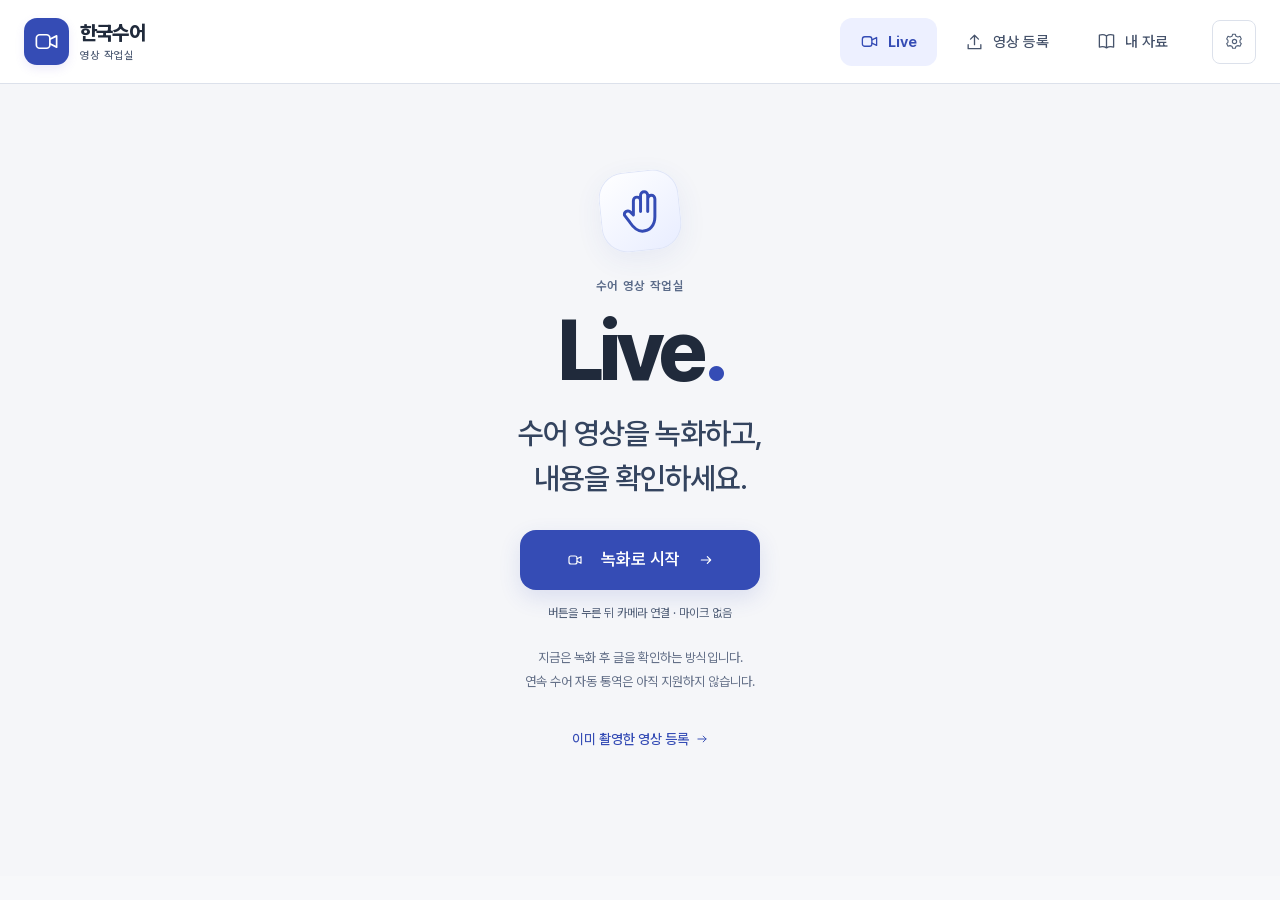
<file: index.html>
<!doctype html>
<html lang="ko">
<head>
  <meta charset="utf-8">
  <meta name="viewport" content="width=device-width, initial-scale=1">
  <meta name="theme-color" content="#7661db">
  <meta name="description" content="한국수어 영상을 확인하고, 구간별 한국어 초안을 검토·수정·저장하는 영상 작업실.">
  <title>한국수어 영상 작업실</title>
  <link rel="icon" href="data:image/svg+xml,%3Csvg xmlns='http://www.w3.org/2000/svg' viewBox='0 0 64 64'%3E%3Crect width='64' height='64' rx='18' fill='%237661db'/%3E%3Cpath d='M20 36V23a3 3 0 016 0v9-14a3 3 0 016 0v14-11a3 3 0 016 0v13-7a3 3 0 016 0v13c0 10-7 15-15 15-7 0-13-6-17-14a3 3 0 014-4l4 4' fill='none' stroke='white' stroke-width='3' stroke-linecap='round' stroke-linejoin='round'/%3E%3C/svg%3E">
  <link rel="stylesheet" href="css/styles.css">
  <script type="module" src="js/app.js"></script>
</head>
<body>
<a href="#main" class="skip-link">본문으로 바로가기</a>
<svg class="icon-sprite" xmlns="http://www.w3.org/2000/svg" aria-hidden="true">
  <symbol id="i-hand" viewBox="0 0 24 24"><path d="M8 13V6a2 2 0 0 1 4 0v6-9a2 2 0 0 1 4 0v9-7a2 2 0 0 1 4 0v10c0 5-3 8-7 8-3 0-5-2-7-5l-3-4a2 2 0 0 1 3-2l2 2Z"/></symbol>
  <symbol id="i-grid" viewBox="0 0 24 24"><rect x="3" y="3" width="7" height="7" rx="2"/><rect x="14" y="3" width="7" height="7" rx="2"/><rect x="3" y="14" width="7" height="7" rx="2"/><rect x="14" y="14" width="7" height="7" rx="2"/></symbol>
  <symbol id="i-book" viewBox="0 0 24 24"><path d="M12 5c-3-2-6-2-9-1v15c3-1 6-1 9 1 3-2 6-2 9-1V4c-3-1-6-1-9 1v15"/></symbol>
  <symbol id="i-clock" viewBox="0 0 24 24"><circle cx="12" cy="12" r="9"/><path d="M12 7v5l3 2"/></symbol>
  <symbol id="i-settings" viewBox="0 0 24 24"><path d="m10 3-1 3-3 1-3-1-2 4 2 2v3l-2 2 2 4 3-1 3 1 1 3h4l1-3 3-1 3 1 2-4-2-2v-3l2-2-2-4-3 1-3-1-1-3Z" transform="translate(0 -1) scale(.94)"/><circle cx="12" cy="12" r="3"/></symbol>
  <symbol id="i-camera" viewBox="0 0 24 24"><rect x="3" y="6" width="12" height="12" rx="3"/><path d="m15 10 6-3v10l-6-3"/></symbol>
  <symbol id="i-plus" viewBox="0 0 24 24"><path d="M12 5v14M5 12h14"/></symbol>
  <symbol id="i-arrow" viewBox="0 0 24 24"><path d="M5 12h14m-5-5 5 5-5 5"/></symbol>
  <symbol id="i-play" viewBox="0 0 24 24"><path d="m8 5 11 7-11 7Z"/></symbol>
  <symbol id="i-chevron" viewBox="0 0 24 24"><path d="m9 5 7 7-7 7"/></symbol>
  <symbol id="i-check" viewBox="0 0 24 24"><path d="m5 12 4 4L19 6"/></symbol>
  <symbol id="i-shield" viewBox="0 0 24 24"><path d="m12 3 8 3v6c0 5-8 9-8 9s-8-4-8-9V6Z"/><path d="m8 12 3 3 5-6"/></symbol>
  <symbol id="i-copy" viewBox="0 0 24 24"><rect x="8" y="8" width="12" height="13" rx="2"/><path d="M16 8V3H4v13h4"/></symbol>
  <symbol id="i-trash" viewBox="0 0 24 24"><path d="M3 6h18M9 6V3h6v3M5 6l1 15h12l1-15M10 10v7m4-7v7"/></symbol>
  <symbol id="i-download" viewBox="0 0 24 24"><path d="M12 3v12m-5-5 5 5 5-5M4 16v5h16v-5"/></symbol>
  <symbol id="i-upload" viewBox="0 0 24 24"><path d="M12 16V4m-5 5 5-5 5 5M4 16v5h16v-5"/></symbol>
  <symbol id="i-search" viewBox="0 0 24 24"><circle cx="10.5" cy="10.5" r="7"/><path d="m16 16 5 5"/></symbol>
  <symbol id="i-x" viewBox="0 0 24 24"><path d="m6 6 12 12M6 18 18 6"/></symbol>
  <symbol id="i-info" viewBox="0 0 24 24"><circle cx="12" cy="12" r="9"/><path d="M12 11v6M12 7v.1"/></symbol>
  <symbol id="i-spark" viewBox="0 0 24 24"><path d="m12 3 3 6 6 3-6 3-3 6-3-6-6-3 6-3Z"/></symbol>
  <symbol id="i-volume" viewBox="0 0 24 24"><path d="M11 4 5 9H2v6h3l6 5ZM15 8a6 6 0 0 1 0 8m3-11a10 10 0 0 1 0 14"/></symbol>
  <symbol id="i-stop" viewBox="0 0 24 24"><rect x="6" y="6" width="12" height="12" rx="2"/></symbol>
</svg>
<aside class="sidebar" aria-label="주 메뉴">
  <a class="brand" href="#live" aria-label="한국수어 영상 작업실 홈"><span class="brand-symbol"><svg class="icon"><use href="#i-camera"/></svg></span><span>한국수어<span class="brand-caption">영상 작업실</span></span></a>
  <nav class="navigation" aria-label="작업 공간"><a href="#live" data-view="live" class="nav-item active" aria-current="page"><svg class="icon"><use href="#i-camera"/></svg><span>Live</span></a><a href="#video" data-view="video" class="nav-item"><svg class="icon"><use href="#i-upload"/></svg><span>영상 등록</span></a><a href="#library" data-view="library" class="nav-item"><svg class="icon"><use href="#i-book"/></svg><span>내 자료</span></a></nav>
  <a href="#settings" class="icon-button workspace-settings" aria-label="설정과 보조 도구"><svg class="icon"><use href="#i-settings"/></svg></a>
  <span id="storageSidebar" class="sr-only">이 브라우저에 저장</span>
</aside>
<div class="app-shell">
  <header class="topbar"><div class="breadcrumb"><span>워크스페이스</span><svg class="icon"><use href="#i-chevron"/></svg><strong id="breadcrumbCurrent">영상에서 글로</strong></div><div class="topbar-actions"><span class="private-badge"><svg class="icon"><use href="#i-shield"/></svg>전송은 별도 동의 후</span><button class="icon-button" data-action="help" aria-label="사용 가이드"><svg class="icon"><use href="#i-info"/></svg></button><span class="top-avatar">나</span></div></header>
  <main id="main" tabindex="-1">
    <section id="view-live" class="view active" aria-labelledby="liveTitle">
      <div id="liveIntro" class="live-intro">
        <div class="live-emblem" aria-hidden="true"><svg class="icon"><use href="#i-hand"/></svg></div>
        <span class="live-kicker">수어 영상 작업실</span>
        <h1 id="liveTitle">Live<span class="title-dot">.</span></h1>
        <p class="live-lead">수어 영상을 녹화하고,<br>내용을 확인하세요.</p>
        <button id="liveStartBtn" class="button button-primary live-start"><svg class="icon"><use href="#i-camera"/></svg>녹화로 시작<svg class="icon"><use href="#i-arrow"/></svg></button>
        <p class="live-privacy">버튼을 누른 뒤 카메라 연결 · 마이크 없음</p>
        <p class="live-limit">지금은 녹화 후 글을 확인하는 방식입니다.<br>연속 수어 자동 통역은 아직 지원하지 않습니다.</p>
        <a href="#video" class="text-button live-file-link">이미 촬영한 영상 등록 <svg class="icon"><use href="#i-arrow"/></svg></a>
        <a href="#video" id="liveDraftLink" class="live-draft-link" hidden>작성 중인 영상 이어보기</a>
      </div>
      <div id="liveWorkspace" hidden>
        <div class="live-session-heading"><div><span class="live-kicker">LIVE WORKSPACE</span><h2>녹화와 대화</h2><p>녹화 → 글 확인 → 대화</p></div><div class="personal-actions"><button id="liveRecordAgain" class="button button-outline" hidden>다음 영상 녹화</button><button id="liveEndBtn" class="button button-outline">Live 닫기</button></div></div>
        <div id="liveCaptureLayout" class="live-capture-layout"><div id="liveRecorderSlot"></div><aside class="live-companion"><span class="live-companion-icon"><svg class="icon"><use href="#i-book"/></svg></span><h2>카메라를 확인하고<br>녹화를 시작하세요.</h2><p>촬영을 마치면 영상을 보며<br>글을 확인하고 대화를 이어갑니다.</p><span class="live-local-label"><svg class="icon"><use href="#i-shield"/></svg>촬영만으로 전송하지 않아요</span><p class="live-limit">자동 통역이나 자막은 제공하지 않습니다.</p></aside></div>
        <div id="liveEditSlot"></div>
      </div>
    </section>
    <section id="view-studio" class="view" aria-labelledby="studioTitle" hidden>
      <div class="page-heading"><div><div class="eyebrow"><span></span>REFERENCE TOOLS</div><h1 id="studioTitle">보조 · 동작 예시 관리<span class="title-dot">.</span></h1><p>수어 동작을 등록하고, 영상과 인식 결과를 확인하는 공간이에요.</p></div><div class="heading-actions"><button class="button button-quiet" id="demoBtn"><svg class="icon"><use href="#i-play"/></svg>먼저 체험하기</button><button class="button button-primary" data-action="add"><svg class="icon"><use href="#i-plus"/></svg>새 수어 등록</button></div></div>
      <div class="stats-grid">
        <div class="stat-card"><span class="stat-icon violet"><svg class="icon"><use href="#i-book"/></svg></span><div><span class="stat-label">등록한 단어</span><div class="stat-value"><strong id="wordCount">0</strong><span>개 단어</span></div></div><span class="stat-foot" id="sampleCount">첫 수어를 등록해 보세요</span></div>
        <div class="stat-card"><span class="stat-icon mint"><svg class="icon"><use href="#i-hand"/></svg></span><div><span class="stat-label">오늘의 연습</span><div class="stat-value"><strong id="practiceCount">0</strong><span>번 인식</span></div></div><span class="stat-foot">등록 동작 비교 횟수</span></div>
        <div class="stat-card"><span class="stat-icon peach"><svg class="icon"><use href="#i-shield"/></svg></span><div><span class="stat-label">데이터 보관</span><div class="stat-value storage-value"><strong id="storageLabel">내 브라우저</strong><span class="tiny-dot"></span></div></div><span class="stat-foot" id="storageFoot">촬영 영상도 기기에 저장돼요</span></div>
      </div>
      <div class="workspace-grid">
        <section class="panel camera-panel" aria-labelledby="cameraTitle">
          <div class="panel-header camera-header"><div class="mode-tabs" role="tablist" aria-label="카메라 모드"><button class="mode-tab active" id="recognitionTab" role="tab" aria-selected="true" aria-controls="cameraWorkspace"><svg class="icon"><use href="#i-camera"/></svg>등록 동작 비교</button><button class="mode-tab" id="trainingTab" role="tab" aria-selected="false" aria-controls="cameraWorkspace"><svg class="icon"><use href="#i-hand"/></svg>동작 등록</button></div><span class="status-badge" id="cameraBadge"><span></span>카메라 꺼짐</span></div>
          <div id="cameraWorkspace" class="camera-workspace" role="tabpanel" aria-labelledby="recognitionTab">
            <h2 id="cameraTitle" class="sr-only">카메라 연습 공간</h2>
            <video id="videoElement" autoplay muted playsinline aria-label="카메라 화면"></video><canvas id="canvasOverlay" aria-hidden="true"></canvas>
            <div class="camera-empty" id="cameraEmpty">
              <div class="camera-grid" aria-hidden="true"></div><div class="frame-corner top-left"></div><div class="frame-corner top-right"></div><div class="frame-corner bottom-left"></div><div class="frame-corner bottom-right"></div>
              <div class="hand-art" aria-hidden="true"><svg viewBox="0 0 400 180" fill="none"><g stroke="#b4a8e9" stroke-width="2.2" stroke-linecap="round" stroke-linejoin="round"><path d="M123 160c-7-23-27-44-34-61-3-8 5-12 11-6l18 18-14-53c-3-11 8-13 11-4l15 39-8-65c-1-10 11-12 13-1l11 61 1-69c0-10 12-9 12 1l4 68 9-51c2-9 13-6 11 3l-8 74c-1 22-13 32-12 48"/><path d="M125 118c12-10 32-6 36 12M139 160l-3-18"/><path d="M278 160c7-23 27-44 34-61 3-8-5-12-11-6l-18 18 14-53c3-11-8-13-11-4l-15 39 8-65c1-10-11-12-13-1l-11 61-1-69c0-10-12-9-12 1l-4 68-9-51c-2-9-13-6-11 3l8 74c1 22 13 32 12 48"/><path d="M276 118c-12-10-32-6-36 12M262 160l3-18"/></g><g fill="#d6cef4"><circle cx="104" cy="55" r="3"/><circle cx="123" cy="26" r="3"/><circle cx="147" cy="17" r="3"/><circle cx="177" cy="36" r="3"/><circle cx="295" cy="55" r="3"/><circle cx="277" cy="26" r="3"/><circle cx="254" cy="17" r="3"/><circle cx="224" cy="36" r="3"/></g><path d="m189 58 11-18 11 18-11 18Z" stroke="#8472bc"/><path d="M199 14v8m-24 7 6 6m38 0 6-6" stroke="#8472bc" stroke-linecap="round"/></svg></div>
              <h3>수어 연습을 준비해 주세요</h3><p>카메라를 켜면 수어 연습을 시작할 수 있어요.</p><button class="camera-start-link" data-action="camera"><svg class="icon"><use href="#i-camera"/></svg>카메라 연결하기 <svg class="icon"><use href="#i-arrow"/></svg></button>
            </div>
            <div class="demo-overlay" id="demoOverlay" hidden><span class="demo-label"><svg class="icon"><use href="#i-spark"/></svg>화면 체험 · 실제 수어 인식 아님</span><svg class="demo-hand" viewBox="0 0 160 180" fill="none" aria-hidden="true"><path d="M58 160c-12-10-17-25-29-43-7-10-2-19 8-11l18 18V57c0-13 16-13 16 0v35-61c0-13 16-13 16 0v61-52c0-13 16-13 16 0v55-33c0-12 16-12 16 0v61c0 22-13 35-22 40" stroke="currentColor" stroke-width="3" stroke-linecap="round"/><g fill="currentColor"><circle cx="63" cy="55" r="4"/><circle cx="79" cy="30" r="4"/><circle cx="95" cy="40" r="4"/><circle cx="111" cy="62" r="4"/><circle cx="72" cy="117" r="4"/><circle cx="91" cy="134" r="4"/></g><path d="m63 55 9 62 7-87 12 104 4-94 16 22-20 72-19-17" stroke="currentColor" stroke-width="1" opacity=".45"/></svg><strong id="demoWord">안녕하세요</strong><p>단어를 등록하고 인식하는 흐름을 살펴보세요.</p><button class="button button-light" id="demoNext">다음 예시 <svg class="icon"><use href="#i-arrow"/></svg></button></div>
            <div class="live-overlay" id="liveOverlay" hidden><span class="live-tag"><span></span>LIVE</span><span id="liveWord"></span></div>
            <div class="recording-overlay" id="recordingOverlay" hidden><span class="recording-pill"><span></span><strong id="recordingWord"></strong><span id="recordingTime">4초</span></span><div class="recording-track"><div id="recordingProgress"></div></div><button id="cancelRecording" class="button button-light">촬영 취소</button></div>
            <div class="camera-hint"><span class="camera-hint-dot"></span><span id="cameraHint">양손이 화면 안에 보이도록 편안하게 앉아 주세요</span><span class="camera-ratio">16:10</span></div>
          </div>
          <div class="camera-controls"><div class="camera-control-actions"><button class="button button-dark" id="cameraBtn"><svg class="icon"><use href="#i-camera"/></svg><span>카메라 시작</span></button><button class="button button-primary" id="recognizeBtn" hidden><svg class="icon"><use href="#i-play"/></svg><span>인식 시작</span></button><button class="button button-primary" id="trainCameraBtn" hidden data-action="add"><svg class="icon"><use href="#i-plus"/></svg>단어 등록하기</button></div><div class="camera-tools"><span id="handStatus"><svg class="icon"><use href="#i-hand"/></svg><span>손 감지 대기</span></span><button class="icon-button" data-action="camera-settings" aria-label="카메라 설정"><svg class="icon"><use href="#i-settings"/></svg></button></div></div>
          <div class="inline-status" id="cameraStatus" role="status" hidden></div>
        </section>
        <section class="panel result-panel" aria-labelledby="resultTitle"><div class="panel-header"><h2 id="resultTitle"><svg class="icon"><use href="#i-spark"/></svg>인식한 단어</h2><span class="result-status" id="resultStatus"><span></span>대기 중</span></div><div class="result-content"><span class="result-eyebrow">등록한 단어 인식 결과</span><div class="sentence-empty" id="sentenceEmpty"><span class="quote-mark">“</span><h3>등록한 수어를<br>연습해 보세요.</h3><p>등록한 수어를 보여 주세요.<br>인식한 단어를 순서대로 표시해요.</p></div><div class="sentence-text" id="sentenceText" hidden aria-live="polite"></div><div id="matchInfo" class="match-info" hidden><span>동작 일치도</span><strong id="matchValue">0%</strong><div><span id="matchBar"></span></div></div><div class="recent-section"><span class="micro-label">최근 인식한 단어</span><div class="word-chips" id="wordChips"><span class="empty-chip">아직 인식한 단어가 없어요</span></div></div></div><div class="result-actions"><button class="button button-outline" id="copySentence" disabled><svg class="icon"><use href="#i-copy"/></svg>결과 복사</button><button class="icon-button" id="speakSentence" disabled aria-label="결과 읽어주기"><svg class="icon"><use href="#i-volume"/></svg></button><button class="icon-button" id="clearSentence" disabled aria-label="인식한 단어 지우기"><svg class="icon"><use href="#i-trash"/></svg></button></div><div class="result-note"><svg class="icon"><use href="#i-info"/></svg>등록한 단어만 인식해요. 결과를 확인해 주세요.</div></section>
      </div>
      <div class="bottom-grid"><section class="panel dictionary-preview"><div class="panel-header"><h2><svg class="icon"><use href="#i-book"/></svg>나의 수어 사전 <span class="section-count" id="dictionaryCount">0</span></h2><a class="text-button" href="#dictionary">전체 보기 <svg class="icon"><use href="#i-arrow"/></svg></a></div><div id="dictionaryPreview"><div class="dictionary-empty"><span class="empty-book"><svg class="icon"><use href="#i-book"/></svg><span>+</span></span><div><h3>등록한 단어가 없습니다</h3><p>단어를 입력하고, 4초 동안 손동작을 보여 주세요.</p><button class="text-button purple" data-action="add">나의 첫 수어 등록하기 <svg class="icon"><use href="#i-arrow"/></svg></button></div></div></div></section><section class="guide-card"><div class="guide-top"><span class="guide-label">QUICK START</span><svg class="icon"><use href="#i-spark"/></svg></div><h2>동작 등록과 비교</h2><p>세 단계로 시작하는 나만의 수어 연습</p><ol class="steps"><li><span>1</span><div><strong>카메라 켜기</strong><small>밝은 곳에서 양손이 보이게</small></div></li><li><span>2</span><div><strong>수어 등록하기</strong><small>단어와 손동작을 함께 저장</small></div></li><li><span>3</span><div><strong>자유롭게 연습하기</strong><small>인식 모드로 다시 보여 주세요</small></div></li></ol></section></div>
      <div class="workspace-footer"><span><span class="tiny-dot"></span><span id="footerStorage">영상과 등록 동작은 이 브라우저에 보관합니다.</span></span><span>등록한 동작의 유사성을 비교하는 보조 도구입니다.</span></div>
    </section>
    <section id="view-dictionary" class="view" aria-labelledby="dictionaryTitle" hidden><div class="page-heading"><div><div class="eyebrow"><span></span>MY SIGN COLLECTION</div><h1 id="dictionaryTitle">나의 수어 사전<span class="title-dot">.</span></h1><p>같은 단어의 여러 동작 예시를 등록하고 비교할 수 있습니다.</p></div><button class="button button-primary" data-action="add"><svg class="icon"><use href="#i-plus"/></svg>새 수어 등록</button></div><div class="collection-toolbar"><label class="search-field"><svg class="icon"><use href="#i-search"/></svg><input id="wordSearch" type="search" placeholder="단어 검색" aria-label="수어 단어 검색"></label><div><button class="button button-outline" data-action="import"><svg class="icon"><use href="#i-upload"/></svg>가져오기</button><button class="button button-outline" data-action="export"><svg class="icon"><use href="#i-download"/></svg>백업하기</button></div></div><div class="dictionary-grid" id="dictionaryGrid"></div></section>
    <section id="view-video" class="view" aria-labelledby="videoTitleHeading" hidden>
      <div class="page-heading"><div><div class="eyebrow">VIDEO NOTES</div><h1 id="videoTitleHeading">영상 등록</h1><p>영상을 올리고, 직역·한국어 글·문맥을 함께 남기세요.</p></div><button class="button button-outline" data-action="help">사용 방법</button></div>
      <div id="videoEditorHost"><div id="videoWorkspace" class="video-workspace">
      <div class="video-workspace-grid">
        <section class="panel upload-panel" aria-labelledby="uploadTitle">
          <div class="panel-header"><h2 id="uploadTitle">원본 영상</h2><span class="small-tag" id="videoLimitLabel">최대 50MB · 60초</span></div>
          <div class="uploaded-preview"><div id="videoUploadEmpty" class="video-upload-empty"><svg class="icon"><use href="#i-upload"/></svg><h3>기록하고 싶은 영상이 있나요?</h3><p>MP4 · WebM 권장 · 최대 60초 / 50MB</p></div><video id="uploadedVideo" controls playsinline preload="metadata" hidden aria-label="원본 한국수어 영상"></video></div>
          <label id="videoDropzone" class="video-dropzone" tabindex="0"><input id="videoFile" type="file" accept="video/*,.mp4,.webm,.mov" class="sr-only"><svg class="icon"><use href="#i-upload"/></svg><span><strong id="videoFileName">영상 선택</strong><small id="videoFileMeta">파일을 선택하거나 이곳으로 끌어오세요</small></span></label>
          <div class="material-record-entry"><button id="materialRecordBtn" class="button button-outline"><svg class="icon"><use href="#i-camera"/></svg>카메라로 영상 녹화</button><p>마이크 없이 녹화 · 선택만으로 외부 전송 없음</p></div>
          <div id="videoProgress" class="video-progress" hidden><div><span id="videoProgressText" role="status">영상을 준비하고 있어요</span><button id="videoCancelBtn" class="button button-outline" hidden>분석 취소</button></div><div class="video-progress-track" role="progressbar" aria-label="영상 분석 진행" aria-valuemin="0" aria-valuemax="100"><span id="videoProgressBar"></span></div></div>
          <div class="review-navigation" id="videoReviewNavigation" hidden><p id="videoReviewStatus" role="status"></p><button id="videoReturnToSegment" class="button button-outline">이 구간 글 수정</button></div><div class="video-analyze-actions"><button id="videoAnalyzeBtn" class="button button-primary" disabled>초안 생성</button><button id="videoClearBtn" class="button button-outline" disabled>영상 지우기</button></div>
          <div class="video-notice" id="videoNotice" role="status"></div>
          <details class="analysis-settings"><summary>초안 도구 · 연결 및 전송 설정</summary><p class="capability-note">자동 초안은 실험 기능이며 한국수어 번역 성능은 검증되지 않았습니다. 원본과 대조해 확인하세요.</p>
            <div class="video-mode-grid" role="group" aria-label="초안 및 참고 자료 생성 방법">
              <button class="video-mode active" id="videoAIMode" aria-pressed="true"><strong>AI 초안 · 실험</strong><small>일반 Gemini 영상 이해 / 전송 동의 필요</small></button>
              <button class="video-mode" id="videoLocalMode" aria-pressed="false"><strong>보조: 개인 사전 단어 후보</strong><small>기기 내 비교 / 문장 번역 아님</small></button>
            </div>
            <div class="ai-connection" id="aiConnection">
              <p id="aiConnectionNote"></p>
              <div class="ai-fields">
                <label class="field-label" for="geminiKey">직접 입력한 Google Gemini API 키</label><input id="geminiKey" class="text-input" type="password" placeholder="보유한 프로젝트의 API 키" autocomplete="off" spellcheck="false" maxlength="200">
                <label class="field-label">실행 방법<select id="aiRequestMode" class="text-input"><option value="baseline">예시 없이 초안 · 1회</option><option value="assisted">선택한 예시 참고 · 1회</option><option value="comparison">같은 영상 비교 · 예시 없음/있음 2회</option></select></label>
                <p class="field-help">고정 모델 Gemini 3.8 Flash · KSL 성능 미검증. 비교는 별도 평가용 저장 영상과 다른 날·다른 촬영 묶음의 예시를 사용합니다. 평가용 직역·정답은 전송하지 않습니다.</p>
                <details class="ai-reference-settings"><summary>참고 예시 고르기 · 주석 검색</summary>
                  <label class="field-label">이미 알고 있는 주제나 상황<input id="aiReferenceSearch" class="text-input" type="search" maxlength="200" placeholder="예: 약속 변경 (대상 영상 정답을 넣지 마세요)"></label>
                  <div class="personal-actions"><button type="button" class="button button-outline" id="aiFindReferences">주석으로 예시 찾기</button><button type="button" class="button button-outline" id="aiUseLibrarySelection">자료 목록의 선택 가져오기</button></div>
                  <p class="field-help">검토한 직역·한국어 글이 있고 불확실성 메모가 없는 참고 자료만 제안합니다. 최대 2개를 직접 선택하세요. 영상 의미 검색·자동 모델 학습이 아닙니다.</p>
                  <div id="aiReferenceCandidates"></div><p id="aiReferenceStatus" role="status">선택한 Gemini 참고 예시가 없습니다.</p>
                </details>
                <label class="field-label">키가 속한 프로젝트의 실제 요금제<select id="aiServiceTier" class="text-input"><option value="">확인 후 선택</option><option value="unpaid">무료 · 결제 미연결</option><option value="paid">유료 · 기존 활성 결제 프로젝트</option></select></label>
                <label class="field-label">대상·참고 영상과 주석의 개인정보<select id="aiPrivacyType" class="text-input"><option value="personal">개인 식별 정보가 있거나 확실하지 않음</option><option value="nonpersonal">개인·민감·기밀 정보가 없는 자료</option></select></label>
                <p class="ai-data-warning">무료 서비스: 제출 내용·응답이 제품 개선과 사람 검토에 쓰일 수 있습니다. 무료 서비스에 개인·민감·기밀 정보를 보내면 안 됩니다. 얼굴 등 식별 정보가 있는 수어 영상은 무료 경로로 보내지 마세요. 개인정보 여부는 직접 확인하며 자동 비식별 처리는 하지 않습니다. 유료 서비스도 안전·보안 목적의 제한적 보관이 있을 수 있습니다.</p>
                <label class="consent-label"><input id="aiBillingConfirmed" type="checkbox"><span>실제 프로젝트의 요금제·할당량과 자료 이용 권한을 확인했습니다. 이 기능은 Google 약관이 허용하는 성인 개발자의 업무·사업 목적의 개발·검증에 사용합니다.</span></label>
                <p class="field-help">앱은 키의 요금제를 조회하거나 결제를 연결하지 않습니다. 이미 유료인 키는 선택 표시와 관계없이 과금될 수 있습니다. EEA·영국·스위스 사용자에게 API 클라이언트를 제공할 때는 유료 서비스만 허용됩니다. 한도 초과 시 자동 재시도·모델 변경·유료 전환을 하지 않습니다.</p>
                <details class="ai-account-note"><summary>Google AI Pro 구독과 API 무료 이용</summary><p class="field-help">Pro의 AI Studio 웹 사용 혜택과 이 사이트의 API 키 호출 한도·청구는 다릅니다. Pro에 포함된 Developer Program의 월 $10 Cloud 크레딧은 조건에 따라 API에 적용할 수 있지만 Google One AI 크레딧과는 별개입니다. 선불 프로젝트는 크레딧 사용에도 유료 잔액이 필요할 수 있어, 구독만으로 추가 지출 0원을 보장하지 않습니다. 이 앱은 계정·잔액을 조회하거나 충전하지 않습니다. 로컬 녹화·직접 작성·저장은 API 없이 이용할 수 있습니다. <a href="https://ai.google.dev/gemini-api/docs/google-ai-plans" target="_blank" rel="noopener noreferrer">공식 구독·API 조건</a></p></details>
                <p class="ai-official-links"><a href="https://ai.google.dev/gemini-api/terms" target="_blank" rel="noopener noreferrer">Google 데이터 이용 약관</a> · <a href="https://ai.google.dev/gemini-api/docs/pricing" target="_blank" rel="noopener noreferrer">요금</a> · <a href="https://ai.google.dev/gemini-api/docs/rate-limits" target="_blank" rel="noopener noreferrer">할당량 확인 방법</a> · <a href="https://ai.google.dev/gemini-api/docs/available-regions" target="_blank" rel="noopener noreferrer">지원 지역</a></p>
              </div>
            </div>
          </details>
        </section>
        <section class="panel video-output-panel" aria-labelledby="videoOutputTitle">
          <div class="panel-header"><h2 id="videoOutputTitle">한국어 글 · 검토 및 수정</h2><span class="small-tag" id="videoResultLabel">작성 대기</span></div>
          <p id="videoResultLimitations" class="video-output-note" role="status" hidden></p>
          <div class="editor-toolbar"><button class="button button-outline" id="videoAddSegment" disabled>현재 시점에 구간 추가</button><p id="videoEditStatus" role="status"></p></div>
          <p class="editor-hint">영상을 보며 직역·한국어 글·문맥을 작성하세요.</p>
          <p id="videoEditError" role="alert"></p>
          <fieldset id="videoEditor"><legend class="sr-only">구간별 변환문 편집</legend><div id="videoSegments" class="video-segments"></div></fieldset>
          <section class="personal-save-panel" aria-labelledby="personalSaveHeading">
            <h3 id="personalSaveHeading">영상과 해석 함께 보관</h3>
            <fieldset id="personalFields"><legend class="sr-only">개인 영상 자료 정보</legend>
              <label class="field-label">자료 제목<input id="personalTitle" class="text-input" maxlength="120" placeholder="예: 병원 예약 변경"></label>
              <details><summary>참고·평가 구분과 촬영 정보</summary>
                <div class="personal-metadata-grid"><label class="field-label">촬영 날짜<input id="personalCaptureDay" class="text-input" type="date"></label><label class="field-label">촬영 묶음 (세션)<input id="personalSession" class="text-input" maxlength="120" placeholder="예: 집-오전-01"></label></div>
                <label class="field-label">자료 용도<select id="personalRole" class="text-input"><option value="unassigned">아직 정하지 않음</option><option value="reference">참고 예시</option><option value="development">개발 확인용</option><option value="test">별도 평가용</option></select></label>
                <p class="field-help">같은 날·같은 촬영에서 잘라낸 영상은 같은 묶음으로 기록하세요. 별도 평가용 정답은 참고 예시에 섞지 않습니다.</p>
              </details>
            </fieldset>
            <div class="personal-actions"><button id="personalSaveBtn" class="button button-primary" disabled>영상 포함 로컬 저장</button><button id="personalUnlinkBtn" class="button button-outline" hidden>저장본 연결 해제</button><button id="personalCancelBtn" class="button button-outline" hidden>작업 취소</button></div>
            <p id="personalSaveStatus" role="status"></p>
            <p class="field-help">이 브라우저에만 보관 · 자동 저장 없음</p>
          </section>
          <details class="transcript-preview"><summary>작성한 글 모아 보기</summary><div class="video-transcript" id="videoTranscript"></div></details>
          <div class="video-output-actions"><button id="videoCopyBtn" class="button button-outline" disabled>복사</button><button id="videoDownloadBtn" class="button button-primary" disabled>글 저장 (.txt)</button><button id="videoJSONBtn" class="button button-outline" disabled>검토 기록 (.json)</button></div>
          <details class="export-note"><summary>내려받는 파일에 포함되는 내용</summary><p class="field-help">TXT·JSON은 글만 내려받습니다. JSON에는 원본 초안·직역·수정문·문맥·시간·검토 상태가 담깁니다. 영상은 로컬 저장과 내 자료의 영상 포함 백업으로 보관하세요. API 키는 포함하지 않습니다.</p></details>
        </section>
      </div>
      <section id="videoChatPanel" class="panel video-chat-panel" aria-label="영상으로 이어가는 대화"></section>
      <section id="aiComparisonPanel" class="panel ai-comparison-panel" aria-labelledby="aiComparisonTitle" hidden>
        <div class="panel-header"><h2 id="aiComparisonTitle">Gemini 실행 기록 · 의미 비교</h2></div>
        <p class="field-help">모두 검토가 필요한 초안입니다. 자연스러운 문장이어도 지시 대상·부정·시간·의도가 바뀌거나 내용이 추가되지 않았는지 원본과 대조하세요.</p>
        <div id="aiComparisonResults" class="ai-comparison-results"></div>
        <div class="ai-evaluation-fields"><label class="field-label">원본 의미와 더 맞는 결과<select id="aiEvaluationPreference" class="text-input"><option value="unrated">아직 평가하지 않음</option><option value="baseline">예시 없음</option><option value="assisted">예시 있음</option><option value="equal">차이 없음</option><option value="neither">둘 다 의미가 맞지 않음</option></select></label><label class="field-label">누락·지어냄·불확실성 기록<textarea id="aiEvaluationNote" class="text-input" rows="3" maxlength="1000" placeholder="예: 날짜가 바뀜 / 대상 인물이 다름 / 둘 다 보류가 적절함"></textarea></label></div>
        <div class="personal-actions"><button id="aiAdoptBaseline" class="button button-outline">예시 없는 초안을 편집에 사용</button><button id="aiAdoptAssisted" class="button button-outline">예시 있는 초안을 편집에 사용</button><button id="aiComparisonExport" class="button button-outline">실행·평가 기록 내려받기</button></div>
        <p id="aiComparisonStatus" role="status"></p><p class="field-help">확인·수정 후 영상 포함 로컬 저장을 누르세요. 다음에 용도를 참고 예시로 지정해 직접 선택할 수 있습니다. 평가용 원본은 별도로 유지하세요.</p>
      </section>
      </div></div>
    </section>
    <section id="view-library" class="view" aria-labelledby="libraryTitle" hidden>
      <div class="page-heading"><div><div class="eyebrow">MY COLLECTION</div><h1 id="libraryTitle" tabindex="-1">내 자료</h1><p>나의 영상과 글을 찾고, 이어서 다듬으세요.</p></div><a href="#video" class="button button-primary">영상 등록</a></div>
      <details class="panel library-guide"><summary>보관·백업 관리 <span class="summary-caption">이 브라우저에만 저장</span></summary><p>제목·직역·한국어 글·문맥으로 검색합니다. 영상 의미 검색이나 자동 학습은 아닙니다.</p><p>자동 저장·기기 간 동기화 없음 · 영상당 50MB / 60초 · 최대 20개 / 총 200MB. 브라우저 데이터 삭제에 대비해 각 자료의 영상 포함 백업을 내려받으세요.</p><div class="personal-actions"><button id="libraryImportBtn" class="button button-outline">영상 포함 백업 복원</button><input type="file" id="libraryImportFile" accept=".kslvideo" hidden><button id="libraryRefreshBtn" class="button button-outline">목록 새로고침</button></div></details><p id="libraryStatus" role="status"></p><button id="libraryCancelBtn" class="button button-outline" hidden>작업 취소</button>
      <label class="field-label library-search">내 자료 검색<input type="search" id="librarySearch" class="text-input" placeholder="예: 예약, 내일, 병원" maxlength="200"></label>
      <details class="library-reference-panel"><summary>선택한 참고 예시</summary><p id="librarySelectionStatus" role="status">선택한 참고 예시가 없습니다.</p><button id="libraryClearSelection" class="button button-outline" disabled>선택 비우기</button><p class="field-help">참고 예시는 이 화면에서 비교할 자료를 골라 두는 기능입니다. 선택만으로 전송하지 않습니다. 영상 화면에서 선택을 가져온 뒤 전송 내용을 확인하고 승인해야 Gemini에 보냅니다. 새로고침하면 선택만 해제됩니다.</p></details>
      <div id="libraryList" class="library-list"></div>
    </section>
    <section id="view-history" class="view" aria-labelledby="historyTitle" hidden><div class="page-heading"><div><div class="eyebrow"><span></span>COMPARISON HISTORY</div><h1 id="historyTitle">연습 기록<span class="title-dot">.</span></h1><p>연습 중 인식한 단어들을 다시 살펴보세요.</p></div><button class="button button-outline" id="downloadHistory"><svg class="icon"><use href="#i-download"/></svg>기록 내려받기</button></div><div class="panel history-panel"><div class="panel-header"><h2>최근 인식 기록</h2><span class="subtle">최근 200개 · 화면 체험 제외</span></div><div id="historyList"></div></div></section>
    <section id="view-settings" class="view" aria-labelledby="settingsTitle" hidden><div class="page-heading"><div><div class="eyebrow"><span></span>SETTINGS</div><h1 id="settingsTitle">나에게 맞는 설정<span class="title-dot">.</span></h1><p>기존 사전 데이터와 보조 동작 비교 도구를 관리합니다. 영상 작업과 별도로 보관됩니다.</p></div></div><div class="auxiliary-links panel"><h2>보조 도구 · 기존 데이터 유지</h2><p>저장한 동작과의 단어 비교 기능입니다. 연속 한국수어 문장 번역 기능은 아닙니다.</p><a class="button button-outline" href="#dictionary">개인 사전 <span id="navCount">0</span></a><a class="button button-outline" href="#studio">동작 예시 관리</a><a class="button button-outline" href="#history">기존 비교 기록</a></div><div class="settings-grid"><section class="panel settings-panel"><div class="panel-header"><h2><svg class="icon"><use href="#i-camera"/></svg>카메라와 인식</h2></div><div class="setting-row"><div><label for="mirrorToggle">거울 화면</label><p>거울처럼 자연스럽게 손을 움직일 수 있어요.</p></div><input type="checkbox" class="switch" id="mirrorToggle" checked></div><div class="setting-row"><div><label for="landmarkToggle">손 관절 표시</label><p>카메라 위에 감지한 손의 움직임을 표시해요.</p></div><input type="checkbox" class="switch" id="landmarkToggle" checked></div><div class="setting-row"><div><label for="cameraFacing">사용할 카메라</label><p>모바일에서는 전면·후면을 선택할 수 있어요.</p></div><select id="cameraFacing"><option value="user">전면 카메라</option><option value="environment">후면 카메라</option></select></div><div class="setting-range"><label for="thresholdRange">인식 기준 <strong id="thresholdValue">78%</strong></label><input id="thresholdRange" type="range" min="60" max="95" value="78" step="1"><div><span>유연하게</span><span>엄격하게</span></div><p>높이면 비슷한 동작의 혼동을 줄일 수 있어요. 일치도는 동작의 유사성 점수예요.</p></div></section><section class="panel settings-panel"><div class="panel-header"><h2><svg class="icon"><use href="#i-shield"/></svg>나의 데이터</h2><span class="small-tag">기기 내 보관</span></div><div class="data-description"><span class="data-illustration"><svg class="icon"><use href="#i-shield"/></svg></span><h3>나의 영상은, 나의 브라우저에.</h3><p>촬영 영상과 손동작 데이터는 이 브라우저에 저장해요. 카메라를 켤 때 손 추적 도구를 불러오며, 촬영 영상을 자동으로 업로드하지 않아요. 전송 확인창에서 승인한 영상·주석·글만 Google로 보냅니다.</p><p>브라우저 데이터를 지우면 등록 자료가 사라질 수 있으니, 단어와 동작 데이터를 주기적으로 백업해 주세요. 백업 파일에는 영상이 포함되지 않아요.</p><div class="data-buttons"><button class="button button-primary" data-action="export"><svg class="icon"><use href="#i-download"/></svg>동작 데이터 백업</button><button class="button button-outline" data-action="import"><svg class="icon"><use href="#i-upload"/></svg>백업 가져오기</button></div><div id="storageWarning" class="inline-status" hidden></div></div></section></div></section>
  </main>
</div>
<dialog id="addDialog" class="dialog" aria-labelledby="addTitle"><form id="addForm"><div class="dialog-heading"><div><span class="eyebrow">REGISTER A SIGN</span><h2 id="addTitle">새 수어 등록하기</h2></div><button type="button" class="icon-button" data-close="addDialog" aria-label="닫기"><svg class="icon"><use href="#i-x"/></svg></button></div><p class="dialog-description">단어에 이름을 붙이고, 카메라에 손동작을 보여 주세요.</p><label class="field-label" for="wordInput">어떤 단어를 등록할까요?</label><input id="wordInput" class="text-input" maxlength="40" placeholder="예: 안녕하세요, 감사합니다" required autocomplete="off"><label class="field-label" for="recordingDuration">촬영 시간</label><select id="recordingDuration" class="text-input"><option value="4">4초 · 간단한 동작</option><option value="6">6초 · 조금 긴 동작</option><option value="8">8초 · 여러 동작</option></select><div class="recording-tips"><svg class="icon"><use href="#i-hand"/></svg><div><strong>손 전체가 잘 보이도록 준비해 주세요.</strong><p>촬영 전 3초의 준비 시간을 드려요.<br>같은 단어를 다시 등록하면 연습 예시가 추가돼요.</p></div></div><div class="form-error" id="addError" role="alert" hidden></div><div class="dialog-actions"><button type="button" class="button button-outline" data-close="addDialog">취소</button><button class="button button-primary" id="startRecordBtn" type="submit"><svg class="icon"><use href="#i-camera"/></svg>촬영 준비하기</button></div></form></dialog>
<dialog id="helpDialog" class="dialog help-dialog" aria-labelledby="helpTitle"><div class="dialog-heading"><div><span class="eyebrow">사용 가이드</span><h2 id="helpTitle">가볍게 시작해 보세요.</h2></div><button class="icon-button" data-close="helpDialog" aria-label="닫기"><svg class="icon"><use href="#i-x"/></svg></button></div><div class="help-steps"><div><span>01</span><h3>녹화하거나 파일을 선택하세요</h3><p>카메라로 한 번씩 녹화하고 미리보기에서 확인하세요. 마이크는 사용하지 않으며 녹화·파일 선택만으로 외부에 전송하지 않습니다.</p></div><div><span>02</span><h3>초안 또는 구간을 준비하세요</h3><p>AI 초안은 설정에서 API 키·요금제를 확인하고 보낼 자료를 승인해야 합니다. 또는 현재 영상 시점에 구간을 추가해 직접 작성할 수 있습니다.</p></div><div><span>03</span><h3>확인한 글로 대화하거나 저장하세요</h3><p>원본과 대조해 직역·의역·문맥을 작성하고 검토 표시를 하세요. 확인한 글과 이전 대화의 전송을 별도로 승인하면 Gemini 답변을 받을 수 있습니다. 영상을 보관하려면 영상 포함 로컬 저장을 선택하세요. 대화나 영상은 자동 저장하지 않습니다.</p></div></div><div class="help-note">자동 초안은 일반 영상 이해 모델을 사용합니다. 연속 한국수어를 안정적으로 인식하는 전용 모델은 아직 연결되지 않았습니다. 개인 사전은 보조 단어 후보만 제공합니다.</div><button class="button button-primary full-width" data-close="helpDialog">좋아요, 시작할게요 <svg class="icon"><use href="#i-arrow"/></svg></button></dialog>
<dialog id="videoDialog" class="dialog video-dialog" aria-labelledby="videoTitle"><div class="dialog-heading"><h2 id="videoTitle">등록한 동작</h2><button class="icon-button" data-close="videoDialog" aria-label="닫기"><svg class="icon"><use href="#i-x"/></svg></button></div><video id="savedVideo" controls playsinline></video><p class="subtle">이 브라우저에 저장된 최근 촬영 영상이에요.</p></dialog>
<dialog id="deleteDialog" class="dialog" aria-labelledby="deleteTitle"><div class="dialog-heading"><h2 id="deleteTitle">이 단어를 삭제할까요?</h2><button class="icon-button" data-close="deleteDialog" aria-label="닫기"><svg class="icon"><use href="#i-x"/></svg></button></div><p id="deleteMessage" class="dialog-description"></p><div class="dialog-actions"><button class="button button-outline" data-close="deleteDialog">취소</button><button class="button button-danger" id="confirmDelete">삭제하기</button></div></dialog>
<dialog id="backupDialog" class="dialog" aria-labelledby="backupTitle"><div class="dialog-heading"><h2 id="backupTitle">동작 데이터 백업</h2><button class="icon-button" data-close="backupDialog" aria-label="닫기"><svg class="icon"><use href="#i-x"/></svg></button></div><p class="dialog-description">데이터가 많아 여러 파일로 나누었어요. 아래 파일을 모두 내려받아 주세요. 복원할 때는 각 파일을 차례로 가져오면 돼요. 영상은 포함되지 않아요.</p><div id="backupParts" class="backup-parts"></div></dialog>
<input id="importFile" type="file" accept="application/json,.json" hidden>
<div class="countdown-screen" id="countdownScreen" role="dialog" aria-modal="true" aria-labelledby="countdownWord" hidden><div><span>손 전체가 화면에 보이도록 준비해 주세요</span><strong id="countdownNumber">3</strong><p id="countdownWord"></p><button class="button button-light" id="cancelCountdown">취소</button></div></div>
<div id="toastRegion" class="toast-region" role="status" aria-live="polite"></div>
<dialog id="aiReviewDialog" class="ai-review-dialog" aria-labelledby="aiReviewTitle">
  <h2 id="aiReviewTitle">Google Gemini로 보낼 내용 확인</h2>
  <p>원본은 이 브라우저에 남고 아래 자료의 사본을 Google Gemini API로 전송합니다. 영상은 구간 밖 화면·음성도 포함한 파일 전체입니다.</p>
  <div id="aiReviewManifest"></div><p id="aiCostEstimate"></p>
  <p class="field-help">2026-10-03 공식 문서 기준의 대략적인 사용량입니다. 실제 토큰·비용·잔여 할당량은 다를 수 있습니다. 무료 무제한이 아니며, 취소해도 이미 처리된 요청은 과금될 수 있습니다. 취소는 Google에 도착한 자료를 회수하지 않습니다.</p>
  <label class="consent-label"><input id="aiUploadConsent" type="checkbox"><span>위 대상·예시·전체 영상·주석·호출 수와 데이터 이용·비용 조건을 확인했고 이번 요청 전송에 동의합니다.</span></label>
  <p id="aiReviewError" role="alert"></p>
  <div class="personal-actions"><button id="aiSendBtn" class="button button-primary" disabled>승인한 내용 전송</button><button id="aiReviewCancelBtn" class="button button-outline">취소</button></div>
</dialog>
<dialog id="materialRecorderDialog" class="material-recorder-dialog" aria-labelledby="materialRecorderTitle">
  <h2 id="materialRecorderTitle">수어 영상 녹화</h2>
  <p class="recording-framing-note">얼굴·상체·양손이 화면에 들어오도록 앉아 주세요.</p>
  <div class="material-recorder-preview"><video id="materialRecorderVideo" autoplay muted playsinline aria-label="녹화 준비 카메라 화면"></video><span id="materialFrameGuide" aria-hidden="true">얼굴 · 상체 · 양손</span></div>
  <p id="materialRecorderStatus" role="status" aria-live="polite"></p>
  <details class="recorder-options"><summary>카메라 설정 · 촬영 안내</summary><div class="material-recorder-settings"><label class="field-label">카메라 선택<select id="materialCameraSelect" class="text-input"><option value="">기본 전면 카메라</option></select></label><label class="consent-label"><input id="materialMirror" type="checkbox" checked><span>촬영 준비 화면만 거울 보기</span></label></div>
  <p class="field-help" id="materialOrientationNote">거울 보기는 촬영 준비 화면에만 적용합니다. 녹화 후 재생·저장 영상은 좌우 반전하지 않은 같은 원본 방향입니다.</p>
  <p class="field-help">최대 60초·50MB, 마이크 사용 안 함. 브라우저가 지원하는 MP4 또는 WebM으로 녹화합니다. 다른 화면이나 탭으로 이동하면 카메라를 끄고 진행 중 촬영을 취소합니다. 기존 저장 자료는 유지합니다.</p></details>
  <div class="personal-actions"><button id="materialRecordStart" class="button button-primary">녹화 시작</button><button id="materialRecordStop" class="button button-primary" hidden>녹화 마치기</button><button id="materialRecordRetake" class="button button-outline" hidden>다시 촬영</button><button id="materialRecordUse" class="button button-primary" hidden>이 영상으로 내용 작성</button><button id="materialRecordClose" class="button button-outline">취소 · 카메라 끄기</button></div>
</dialog>
</body>
</html>
</file>
<file: css/styles.css>
@font-face {
  font-family: Pretendard;
  src: url('../assets/fonts/PretendardVariable.woff2') format('woff2');
  font-style: normal;
  font-weight: 45 920;
  font-display: swap;
}

:root {
  --bg: #f7f8fa;
  --surface: #fff;
  --ink: #272936;
  --muted: #737583;
  --line: #ececf2;
  --purple: #7661db;
  --purple-dark: #654dcb;
  --purple-pale: #f0edfb;
  --green: #4eaf95;
  --radius: 17px;
  --sidebar-width: 232px;
  font-family: Pretendard, -apple-system, BlinkMacSystemFont, "Segoe UI", "Noto Sans KR", sans-serif;
  color: var(--ink);
  background: var(--bg);
  font-synthesis: none;
}
* { box-sizing: border-box; }
body { margin: 0; font-size: 14px; -webkit-font-smoothing: antialiased; }
button, input, select { font: inherit; }
button, a, input, select { -webkit-tap-highlight-color: transparent; }
button, select { cursor: pointer; }
button { color: inherit; }
button:disabled { cursor: not-allowed; opacity: .42; }
a { color: inherit; text-decoration: none; }
button, a, input, select { outline-offset: 4px; }
:focus-visible { outline: 3px solid #a08cec; }
[hidden] { display: none !important; }
button { border: 0; }
.icon-sprite { position: absolute; width: 0; height: 0; overflow: hidden; }
.icon { width: 20px; height: 20px; flex: 0 0 auto; fill: none; stroke: currentColor; stroke-width: 1.65; stroke-linecap: round; stroke-linejoin: round; vertical-align: middle; }
.sr-only { position: absolute; width: 1px; height: 1px; overflow: hidden; clip: rect(0,0,0,0); white-space: nowrap; }
.skip-link { position: fixed; z-index: 100; top: 10px; left: 10px; padding: 12px 20px; background: var(--ink); color: #fff; transform: translateY(-150%); border-radius: 8px; }
.skip-link:focus { transform: translateY(0); }
.sidebar { width: var(--sidebar-width); height: 100dvh; position: fixed; left: 0; top: 0; background: #fff; border-right: 1px solid var(--line); padding: 33px 20px 0; z-index: 10; display: flex; flex-direction: column; }
.brand { display: flex; align-items: center; gap: 11px; padding: 0 11px; font-size: 27px; font-weight: 800; letter-spacing: -1px; }
.brand-symbol { display: flex; align-items: center; justify-content: center; width: 45px; height: 47px; border-radius: 14px; background: var(--purple); color: white; box-shadow: 0 4px 10px #7661db21; }
.brand-symbol .icon { width: 27px; height: 27px; stroke-width: 1.5; }
.brand-caption { display: block; font-size: 10px; margin-top: 4px; color: #9898a6; letter-spacing: .6px; font-weight: 500; }
.sidebar-label { font-size: 10px; color: #7f7f8d; margin: 50px 13px 14px; letter-spacing: .5px; }
.navigation { display: flex; flex-direction: column; gap: 7px; }
.nav-item { display: flex; align-items: center; min-height: 48px; border-radius: 9px; padding: 0 14px; color: #777988; gap: 12px; font-size: 13px; font-weight: 500; transition: background .15s, color .15s; }
.nav-item:hover { background: #f7f6fb; color: var(--purple); }
.nav-item.active { background: var(--purple-pale); color: var(--purple); font-weight: 650; }
.nav-item .icon { width: 19px; height: 19px; }
.nav-active-dot { width: 6px; height: 6px; border-radius: 50%; background: var(--purple); margin-left: auto; }
.nav-item:not(.active) .nav-active-dot { display: none; }
.nav-count { margin-left: auto; padding: 2px 6px; border-radius: 5px; background: #f0f0f4; font-size: 10px; color: #8e8e9c; }
.nav-new { margin-left: auto; color: #8069a6; font-size: 7px; font-weight: 700; letter-spacing: .5px; }
.sidebar-note { border: 1px solid #eeebf8; background: #faf9ff; border-radius: 13px; padding: 20px 16px; margin-top: auto; margin-bottom: 34px; }
.note-icon { display: flex; color: var(--purple); margin-bottom: 15px; }
.note-icon .icon { width: 23px; height: 23px; }
.sidebar-note h3 { font-size: 12px; font-weight: 650; margin: 0 0 9px; letter-spacing: -.3px; }
.sidebar-note p { font-size: 11px; color: #7b778b; line-height: 1.8; margin: 0 0 15px; }
.sidebar-note .text-button { font-size: 10px; color: var(--purple); gap: 18px; }
.sidebar-note .text-button .icon { width: 14px; height: 14px; }
.sidebar-footer { margin: 0 -20px; border-top: 1px solid var(--line); padding: 23px 24px; display: flex; align-items: center; gap: 10px; }
.avatar, .top-avatar { display: flex; align-items: center; justify-content: center; background: #e8e4f6; color: #8272b9; font-weight: 600; border-radius: 50%; }
.avatar { width: 32px; height: 32px; font-size: 12px; }
.sidebar-footer strong { display: block; font-size: 11px; font-weight: 600; margin-bottom: 5px; }
.sidebar-footer small { display: block; font-size: 9px; color: #777785; }
.local-dot { width: 6px; height: 6px; background: #7fc4af; border-radius: 50%; margin-left: auto; }
.app-shell { margin-left: var(--sidebar-width); }
.topbar { height: 78px; padding: 0 38px; background: #fff; border-bottom: 1px solid var(--line); display: flex; align-items: center; justify-content: space-between; }
.breadcrumb { display: flex; align-items: center; gap: 16px; font-size: 11px; color: #767784; }
.breadcrumb .icon { width: 12px; height: 12px; color: #c1c1cb; }
.breadcrumb strong { color: #666877; font-weight: 500; }
.topbar-actions { display: flex; align-items: center; gap: 18px; }
.private-badge { display: flex; align-items: center; gap: 6px; color: #787280; font-size: 10px; }
.private-badge .icon { width: 14px; height: 14px; color: #9297a0; }
.top-avatar { width: 31px; height: 31px; font-size: 11px; }
.icon-button { width: 34px; height: 34px; display: inline-flex; align-items: center; justify-content: center; border-radius: 8px; background: transparent; color: #9293a1; transition: background .15s,color .15s; }
.icon-button:hover:not(:disabled) { background: #f2effb; color: var(--purple); }
.icon-button .icon { width: 17px; height: 17px; }
main { padding: 38px 38px 24px; max-width: 1700px; margin: auto; }
.page-heading { display: flex; align-items: center; justify-content: space-between; gap: 20px; margin-bottom: 28px; }
.eyebrow { display: flex; align-items: center; gap: 7px; font-size: 9px; font-weight: 650; letter-spacing: 1.5px; color: #8b7bbd; margin-bottom: 11px; }
.eyebrow > span { width: 5px; height: 5px; border-radius: 50%; background: #9a85e0; }
h1 { font-size: clamp(25px, 2.2vw, 33px); letter-spacing: -1.4px; margin: 0 0 11px; font-weight: 750; line-height: 1.25; }
.title-dot { color: var(--purple); margin-left: 1px; }
.page-heading p { margin: 0; color: #747583; font-size: 12px; line-height: 1.7; letter-spacing: -.2px; }
.heading-actions { display: flex; align-items: center; gap: 8px; padding-top: 15px; white-space: nowrap; }
.button { display: inline-flex; align-items: center; justify-content: center; gap: 8px; border-radius: 8px; min-height: 40px; padding: 0 16px; font-size: 12px; font-weight: 550; line-height: 1.4; border: 1px solid transparent; transition: background .15s, box-shadow .15s, transform .15s; }
.button:not(:disabled):active { transform: translateY(1px); }
.button .icon { width: 16px; height: 16px; stroke-width: 1.8; }
.button-primary { background: var(--purple); color: #fff; box-shadow: 0 3px 6px #7661db13; }
.button-primary:hover:not(:disabled) { background: var(--purple-dark); box-shadow: 0 4px 12px #7661db2b; }
.button-quiet { background: transparent; color: #92919f; }
.button-quiet:hover { background: #eeecf6; color: var(--purple); }
.button-dark { background: #393a4d; color: #fff; }
.button-dark:hover:not(:disabled) { background: #494b63; }
.button-light { color: #e9e4ff; background: #ffffff12; border-color: #ffffff25; }
.button-light:hover:not(:disabled) { background: #ffffff25; }
.button-outline { border-color: #e7e7ef; background: #fff; color: #777988; }
.button-outline:hover:not(:disabled) { background: #faf9ff; border-color: #cec5ee; color: var(--purple); }
.button-danger { background: #e76679; color: #fff; }
.button-danger:hover { background: #d65568; }
.text-button { display: inline-flex; align-items: center; min-height: 24px; gap: 6px; background: transparent; padding: 0; font-size: 11px; color: #777482; font-weight: 500; }
.text-button .icon { width: 14px; height: 14px; }
.text-button:hover { color: var(--purple); }
.text-button.purple { color: var(--purple); }
.stats-grid { display: grid; grid-template-columns: repeat(3, 1fr); gap: 17px; margin-bottom: 25px; }
.stat-card { background: #fff; border: 1px solid var(--line); border-radius: 12px; min-height: 106px; padding: 22px 21px; display: flex; align-items: center; gap: 15px; position: relative; }
.stat-icon { width: 44px; height: 44px; border-radius: 12px; display: flex; align-items: center; justify-content: center; flex-shrink: 0; }
.stat-icon .icon { width: 22px; height: 22px; }
.violet { color: #8e76dc; background: #f1edfb; }
.mint { color: #59b39a; background: #eaf6f1; }
.peach { color: #d8a26f; background: #fcf2e8; }
.stat-label { display: block; color: #777785; font-size: 10px; margin-bottom: 8px; }
.stat-value { display: flex; align-items: baseline; gap: 6px; }
.stat-value strong { font-size: 25px; font-weight: 650; letter-spacing: -.7px; line-height: 1; }
.stat-value > span { font-size: 10px; color: #777785; }
.stat-foot { margin-left: auto; align-self: flex-end; color: #7b7b88; font-size: 9px; padding-bottom: 3px; white-space: nowrap; }
.storage-value { align-items: center; gap: 9px; }
.storage-value strong { font-size: 18px; letter-spacing: -.5px; }
.tiny-dot { display: inline-block; width: 5px; height: 5px; border-radius: 50%; background: #70bfa5; flex: 0 0 auto; }
.workspace-grid { display: grid; grid-template-columns: minmax(0, 1.88fr) minmax(270px, 1fr); gap: 23px; margin-bottom: 24px; }
.panel { background: #fff; border: 1px solid var(--line); border-radius: var(--radius); min-width: 0; overflow: hidden; }
.panel-header { min-height: 68px; padding: 0 23px; display: flex; align-items: center; justify-content: space-between; gap: 10px; }
.panel-header h2 { display: flex; align-items: center; gap: 8px; font-size: 13px; font-weight: 650; margin: 0; white-space: nowrap; }
.panel-header h2 > .icon { width: 17px; height: 17px; color: #92909f; }
.camera-header { padding: 0 21px; min-height: 67px; }
.mode-tabs { display: flex; gap: 18px; align-self: stretch; }
.mode-tab { display: flex; align-items: center; gap: 7px; padding: 0 3px; border-radius: 0; background: transparent; color: #787583; font-size: 12px; position: relative; }
.mode-tab .icon { width: 16px; height: 16px; }
.mode-tab.active { color: var(--purple); font-weight: 650; }
.mode-tab.active::after { content: ''; position: absolute; bottom: 0; left: 0; right: 0; height: 2px; background: var(--purple); border-radius: 2px; }
.status-badge { display: inline-flex; align-items: center; gap: 6px; font-size: 9px; padding: 6px 9px; background: #f5f5f8; border-radius: 5px; color: #777784; white-space: nowrap; }
.status-badge > span { width: 4px; height: 4px; background: #b6b6c1; border-radius: 50%; }
.status-badge.live { background: #eaf6f1; color: #4ca88e; }
.status-badge.live > span { background: #4ca88e; }
.status-badge.demo { background: #f0edfb; color: #8a72d9; }
.status-badge.error { background: #fff0f2; color: #cd6676; }
.camera-workspace { aspect-ratio: 16/10; position: relative; background: #222335; overflow: hidden; margin: 0 15px; border-radius: 11px; isolation: isolate; }
#videoElement, #canvasOverlay { width: 100%; height: 100%; object-fit: contain; position: absolute; inset: 0; }
#videoElement.mirrored, #canvasOverlay.mirrored { transform: scaleX(-1); }
#canvasOverlay { pointer-events: none; }
.camera-empty { position: absolute; inset: 0; display: flex; flex-direction: column; align-items: center; justify-content: center; background: radial-gradient(ellipse at 50% 30%, #35334e, #242536 70%); }
.camera-grid { position: absolute; inset: 0; background-image: linear-gradient(#9381be0b 1px, transparent 1px),linear-gradient(90deg,#9381be0b 1px,transparent 1px); background-size: 29px 29px; mask-image: linear-gradient(transparent, #000 25%, #000 80%, transparent); pointer-events: none; }
.hand-art { width: 310px; max-width: 70%; position: relative; margin: -9px 0 10px; opacity: .87; }
.hand-art svg { display: block; width: 100%; filter: drop-shadow(0 0 12px #bca5fb10); }
.camera-empty h3 { margin: 0 0 9px; color: #e1ddee; font-size: 17px; font-weight: 550; letter-spacing: -.5px; }
.camera-empty p { margin: 0 0 21px; color: #aaa5be; font-size: 11px; }
.camera-start-link { display: flex; align-items: center; gap: 8px; background: #ffffff0a; color: #b5a8df; font-size: 11px; padding: 9px 14px; border: 1px solid #afa1d02b; border-radius: 7px; position: relative; }
.camera-start-link:hover { background: #ffffff12; }
.camera-start-link .icon { width: 14px; height: 14px; }
.frame-corner { position: absolute; width: 18px; height: 18px; border-style: solid; border-color: #9285b267; border-width: 0; }
.top-left { left: 20px; top: 20px; border-top-width: 1px; border-left-width: 1px; }
.top-right { right: 20px; top: 20px; border-top-width: 1px; border-right-width: 1px; }
.bottom-left { left: 20px; bottom: 50px; border-bottom-width: 1px; border-left-width: 1px; }
.bottom-right { right: 20px; bottom: 50px; border-bottom-width: 1px; border-right-width: 1px; }
.camera-hint { position: absolute; bottom: 0; right: 0; left: 0; height: 36px; padding: 0 16px; display: flex; gap: 7px; align-items: center; background: #181927b3; color: #b1abc4; font-size: 9px; z-index: 4; }
.camera-hint-dot { width: 3px; height: 3px; border-radius: 50%; background: #a399c1; flex-shrink: 0; }
.camera-ratio { margin-left: auto; padding-left: 4px; color: #757185; font-size: 8px; }
.camera-controls { min-height: 80px; padding: 18px 20px; display: flex; align-items: center; justify-content: space-between; gap: 12px; }
.camera-control-actions { display: flex; gap: 7px; }
.camera-controls .button { min-height: 37px; font-size: 11px; padding: 0 12px; }
.camera-tools { display: flex; align-items: center; gap: 9px; }
#handStatus { display: flex; align-items: center; gap: 5px; font-size: 9px; color: #757583; white-space: nowrap; }
#handStatus .icon { width: 14px; height: 14px; }
#handStatus.detected { color: #4eaf95; }
.inline-status { padding: 12px 16px; background: #f3f0fb; color: #7c6ca3; font-size: 11px; line-height: 1.7; border-radius: 8px; margin: 0 16px 16px; }
.inline-status.error { background: #fff0f2; color: #b65667; }
.result-panel { display: flex; flex-direction: column; }
.result-panel > .panel-header { border-bottom: 1px solid #f4f3f7; min-height: 67px; }
.result-status { font-size: 9px; color: #787280; display: inline-flex; align-items: center; gap: 5px; white-space: nowrap; }
.result-status > span { display: inline-block; width: 4px; height: 4px; background: #b4b4bf; border-radius: 50%; }
.result-status.live { color: #4ca88e; }
.result-status.live > span { background: #4ca88e; }
.result-content { padding: 26px 24px 20px; flex: 1; display: flex; flex-direction: column; }
.result-eyebrow { font-size: 9px; color: #84768f; letter-spacing: .3px; }
.sentence-empty { margin: 15px 0 30px; }
.quote-mark { font-family: Georgia, serif; font-size: 53px; font-weight: 500; color: #dbd4f1; display: block; line-height: 1; height: 38px; }
.sentence-empty h3 { color: #8b7eaa; font-size: 23px; line-height: 1.6; letter-spacing: -.8px; font-weight: 550; margin: 7px 0 16px; }
.sentence-empty p { color: #82778d; font-size: 11px; line-height: 1.9; margin: 0; }
.sentence-text { font-size: 25px; line-height: 1.7; letter-spacing: -.6px; font-weight: 550; color: #685495; overflow-wrap: anywhere; max-height: 185px; overflow-y: auto; margin: 23px 0 25px; }
.match-info { display: grid; grid-template-columns: 1fr auto; font-size: 10px; color: #81778a; margin-bottom: 20px; gap: 8px; }
.match-info strong { color: var(--purple); font-weight: 600; }
.match-info > div { grid-column: 1/-1; height: 3px; background: #eeeaf8; border-radius: 3px; }
.match-info > div > span { display: block; background: #a392df; height: 3px; width: 0; border-radius: 3px; transition: width .3s; }
.recent-section { margin-top: auto; }
.micro-label { font-size: 9px; color: #81778a; }
.word-chips { display: flex; flex-wrap: wrap; gap: 6px; margin-top: 10px; min-height: 28px; }
.empty-chip { font-size: 10px; color: #8c809a; background: #faf9fc; border: 1px dashed #e9e4f1; padding: 7px 10px; border-radius: 5px; }
.word-chip { color: var(--purple); background: var(--purple-pale); padding: 7px 10px; border-radius: 5px; font-size: 10px; }
.result-actions { display: flex; gap: 5px; padding: 0 24px 17px; }
.result-actions .button { flex: 1; min-height: 36px; font-size: 11px; }
.result-note { border-top: 1px solid #f0eff5; padding: 14px 17px; background: #fdfcfe; color: #837a8d; font-size: 8px; display: flex; align-items: center; justify-content: center; gap: 5px; line-height: 1.6; }
.result-note .icon { width: 12px; height: 12px; flex: 0 0 auto; }
.bottom-grid { display: grid; grid-template-columns: minmax(0,1.88fr) minmax(270px,1fr); gap: 23px; }
.section-count { font-size: 10px; color: #9484c8; background: #f1eef9; padding: 3px 6px; border-radius: 5px; font-weight: 500; }
.dictionary-preview .panel-header { border-bottom: 1px solid #f3f2f7; }
.dictionary-empty { min-height: 186px; display: flex; gap: 25px; align-items: center; justify-content: center; padding: 25px; }
.empty-book { position: relative; color: #b4a9d3; width: 67px; height: 70px; display: inline-flex; align-items: center; justify-content: center; background: #f7f4fc; border-radius: 18px; transform: rotate(-8deg); flex-shrink: 0; }
.empty-book .icon { width: 32px; height: 32px; stroke-width: 1.25; }
.empty-book > span { position: absolute; right: -6px; bottom: -2px; display: flex; align-items: center; justify-content: center; background: #e8e0f8; color: #a18dd1; border: 3px solid #fff; width: 25px; height: 25px; border-radius: 50%; font-size: 16px; font-weight: 400; }
.dictionary-empty h3 { font-size: 14px; letter-spacing: -.4px; font-weight: 600; margin: 0 0 10px; color: #686575; }
.dictionary-empty p { font-size: 10px; color: #82778e; margin: 0 0 20px; }
.dictionary-empty .text-button { font-size: 10px; gap: 8px; }
.guide-card { background: #f1eef8; border: 1px solid #e9e3f3; border-radius: var(--radius); padding: 23px 25px; }
.guide-top { display: flex; align-items: center; justify-content: space-between; margin-bottom: 12px; }
.guide-label { color: #8973a4; font-size: 8px; font-weight: 650; letter-spacing: 1.5px; }
.guide-top > .icon { width: 17px; height: 17px; color: #b0a3ca; }
.guide-card h2 { font-size: 16px; letter-spacing: -.6px; font-weight: 650; margin: 0 0 6px; color: #746580; }
.guide-card > p { font-size: 10px; color: #877697; margin: 0; }
.steps { margin: 21px 0 0; padding: 0; list-style: none; display: flex; flex-direction: column; gap: 15px; }
.steps li { display: flex; gap: 11px; align-items: center; position: relative; }
.steps li:not(:last-child)::after { content: ''; position: absolute; left: 11px; top: 25px; width: 1px; height: 18px; background: #d9cfe9; }
.steps li > span { border: 1px solid #ded4ed; color: #7e659a; border-radius: 50%; width: 23px; height: 23px; display: flex; align-items: center; justify-content: center; font-size: 9px; flex-shrink: 0; }
.steps strong { display: block; font-weight: 550; font-size: 10px; color: #776189; margin-bottom: 4px; }
.steps small { font-size: 9px; color: #8a789a; display: block; }
.workspace-footer { margin-top: 21px; display: flex; align-items: center; justify-content: space-between; gap: 12px; color: #81818e; font-size: 8px; }
.workspace-footer > span:first-child { display: flex; gap: 6px; align-items: center; }
.collection-toolbar { display: flex; align-items: center; justify-content: space-between; gap: 16px; margin: 8px 0 25px; }
.collection-toolbar > div { display: flex; gap: 8px; }
.search-field { display: flex; align-items: center; gap: 10px; border: 1px solid var(--line); background: #fff; padding: 0 15px; border-radius: 8px; height: 42px; width: 300px; color: #84768e; }
.search-field input { min-width: 0; width: 100%; border: 0; outline: 0; color: var(--ink); background: transparent; font-size: 12px; }
.search-field input::placeholder { color: #aaa7b4; }
.search-field:focus-within { border-color: #b5a3e7; }
.dictionary-grid { display: grid; grid-template-columns: repeat(3,minmax(0,1fr)); gap: 20px; }
.sign-card { border: 1px solid var(--line); border-radius: 14px; background: #fff; padding: 22px; min-width: 0; }
.sign-card-top { display: flex; align-items: center; justify-content: space-between; margin-bottom: 21px; }
.sign-avatar { display: flex; align-items: center; justify-content: center; width: 46px; height: 46px; border-radius: 13px; background: var(--purple-pale); color: #9c85d9; font-size: 21px; font-weight: 600; }
.sign-word { margin: 0 0 9px; font-size: 20px; letter-spacing: -.7px; overflow-wrap: anywhere; }
.sign-meta { display: flex; flex-wrap: wrap; align-items: center; gap: 9px; color: #82738f; font-size: 10px; line-height: 1.7; }
.sign-card-actions { border-top: 1px solid #f2f0f6; margin-top: 21px; padding-top: 15px; display: flex; flex-wrap: wrap; gap: 7px; }
.sign-card-actions .button { flex: 1; padding: 0 10px; font-size: 10px; min-height: 33px; }
.small-tag { border-radius: 5px; color: #9b86cd; background: #f2eef9; padding: 5px 8px; font-size: 9px; font-weight: 500; white-space: nowrap; }
.small-tag.legacy { background: #fcf0e5; color: #ba956c; }
.preview-signs { display: flex; flex-direction: column; padding: 5px 20px; }
.preview-sign { display: flex; align-items: center; gap: 13px; padding: 12px 3px; }
.preview-sign + .preview-sign { border-top: 1px solid #f4f2f8; }
.preview-sign .sign-avatar { width: 36px; height: 36px; border-radius: 10px; font-size: 15px; }
.preview-sign strong { font-size: 12px; font-weight: 550; }
.preview-sign small { display: block; color: #81728f; font-size: 9px; margin-top: 5px; }
.preview-sign .icon-button { margin-left: auto; }
.empty-state { padding: 75px 20px; grid-column: 1/-1; border: 1px dashed #e5deef; border-radius: 15px; text-align: center; background: #fff; color: #aca5ba; }
.empty-state > .icon { width: 36px; height: 36px; color: #bfb0de; margin-bottom: 15px; }
.empty-state h3 { font-size: 17px; font-weight: 550; color: #81758f; margin: 0 0 12px; }
.empty-state p { font-size: 12px; line-height: 1.8; margin: 0 0 23px; }
.empty-state .button { display: inline-flex; }
.history-panel .empty-state { border: 0; }
.history-panel .panel-header { border-bottom: 1px solid var(--line); }
.subtle { color: #82718e; font-size: 10px; line-height: 1.7; }
.history-row { padding: 18px 24px; border-bottom: 1px solid #f5f2f8; display: flex; align-items: center; gap: 14px; }
.history-row .sign-avatar { width: 36px; height: 36px; font-size: 15px; border-radius: 9px; }
.history-row strong { font-size: 14px; font-weight: 550; }
.history-row time { display: block; font-size: 10px; color: #877891; margin-top: 5px; }
.history-row .small-tag { margin-left: auto; }
.settings-grid { display: grid; grid-template-columns: 1fr 1fr; gap: 24px; }
.settings-panel .panel-header { border-bottom: 1px solid var(--line); }
.setting-row { display: flex; align-items: center; justify-content: space-between; gap: 20px; margin: 0 25px; padding: 25px 0; border-bottom: 1px solid #f3f0f8; }
.setting-row label { display: block; font-size: 13px; font-weight: 550; margin-bottom: 9px; }
.setting-row p { font-size: 10px; color: #83758f; line-height: 1.8; margin: 0; }
.switch { appearance: none; width: 35px; min-width: 35px; height: 21px; border-radius: 12px; background: #dcd7e5; position: relative; transition: background .2s; cursor: pointer; }
.switch::before { content: ''; position: absolute; width: 15px; height: 15px; border-radius: 50%; left: 3px; top: 3px; background: #fff; box-shadow: 0 1px 3px #0001; transition: transform .2s; }
.switch:checked { background: #a18bdd; }
.switch:checked::before { transform: translateX(14px); }
.setting-row select { font-size: 10px; max-width: 125px; border: 1px solid #e5deee; color: #8b7ba5; background: #fcfaff; border-radius: 7px; padding: 10px 5px; }
.setting-range { padding: 25px; }
.setting-range label { display: flex; justify-content: space-between; font-size: 13px; font-weight: 550; }
.setting-range strong { color: var(--purple); font-size: 11px; }
.setting-range input { width: 100%; margin: 22px 0 10px; accent-color: var(--purple); cursor: pointer; }
.setting-range > div { display: flex; justify-content: space-between; color: #84728f; font-size: 9px; }
.setting-range p { color: #84728f; font-size: 10px; line-height: 1.8; margin: 20px 0 0; }
.data-description { padding: 32px 26px; }
.data-illustration { display: inline-flex; align-items: center; justify-content: center; color: #8c76c6; background: #f1edfa; border-radius: 14px; width: 55px; height: 58px; margin-bottom: 16px; }
.data-illustration .icon { width: 30px; height: 30px; }
.data-description h3 { font-size: 18px; letter-spacing: -.6px; font-weight: 550; margin: 0 0 18px; }
.data-description p { color: #7c6f8c; font-size: 12px; line-height: 1.95; margin: 0 0 18px; }
.data-buttons { display: flex; flex-wrap: wrap; gap: 8px; margin-top: 28px; }
.data-buttons .button { font-size: 11px; }
.data-description .inline-status { margin: 18px 0 0; }
.demo-overlay { position: absolute; inset: 0; display: flex; flex-direction: column; align-items: center; justify-content: center; color: #c9bbed; padding: 24px 15px 52px; background: radial-gradient(ellipse at 50% 25%, #43365d,#272638 75%); }
.demo-label { position: absolute; top: 17px; font-size: 9px; display: flex; gap: 6px; align-items: center; color: #a99acb; padding: 6px 10px; background: #ffffff09; border: 1px solid #ffffff0e; border-radius: 6px; }
.demo-label .icon { width: 12px; height: 12px; }
.demo-hand { width: 130px; height: 145px; margin-bottom: 8px; transform-origin: 50% 90%; animation: wave 4s infinite ease-in-out; }
.demo-overlay > strong { font-size: 22px; letter-spacing: -.5px; font-weight: 550; }
.demo-overlay > p { font-size: 10px; color: #988bad; margin: 11px 0 17px; }
.demo-overlay .button { font-size: 10px; min-height: 30px; }
.live-overlay { position: absolute; inset: 15px 16px auto; display: flex; justify-content: space-between; gap: 8px; pointer-events: none; }
.live-tag { display: inline-flex; align-items: center; gap: 5px; color: #fff; background: #2423348a; padding: 6px 9px; border-radius: 5px; font-size: 9px; letter-spacing: 1px; }
.live-tag > span { width: 4px; height: 4px; border-radius: 50%; background: #78d6b5; }
#liveWord { color: #fff; font-size: 14px; background: #7661dbab; border-radius: 6px; padding: 6px 10px; }
#liveWord:empty { display: none; }
.recording-overlay { position: absolute; bottom: 50px; left: 25px; right: 25px; display: flex; align-items: center; gap: 12px; flex-wrap: wrap; color: #fff; }
.recording-pill { padding: 9px 12px; border-radius: 8px; background: #34242ee6; display: inline-flex; align-items: center; gap: 10px; font-size: 12px; }
.recording-pill > span:first-child { width: 7px; height: 7px; border-radius: 50%; background: #f78195; animation: pulse 1s infinite; }
#recordingTime { color: #fcaeb9; }
.recording-track { height: 5px; background: #ffffff40; border-radius: 5px; flex: 1; min-width: 60px; }
.recording-track > div { width: 0; height: 100%; background: #ed8ea0; border-radius: 5px; transition: width .1s; }
.recording-overlay .button { font-size: 10px; min-height: 32px; }
.dialog { width: min(490px,calc(100% - 32px)); border: 1px solid #ece6f5; border-radius: 20px; padding: 30px; color: var(--ink); box-shadow: 0 24px 100px #27203924; max-height: calc(100dvh - 40px); overflow-y: auto; }
.dialog::backdrop { background: #24233170; backdrop-filter: blur(3px); }
.dialog-heading { display: flex; align-items: center; justify-content: space-between; gap: 14px; margin-bottom: 16px; }
.dialog-heading .eyebrow { font-size: 7px; margin-bottom: 9px; letter-spacing: 1px; }
.dialog h2 { font-size: 23px; letter-spacing: -.8px; font-weight: 650; margin: 0; }
.dialog-description { color: #857390; font-size: 12px; line-height: 1.9; margin: 0 0 25px; }
.field-label { display: block; font-size: 12px; color: #867592; font-weight: 550; margin: 20px 0 10px; }
.text-input { width: 100%; border: 1px solid #e6dfee; background: #fcfaff; border-radius: 9px; padding: 13px 14px; color: #62526d; font-size: 13px; }
.text-input::placeholder { color: #bab0c3; }
.text-input:focus { border-color: #b399dc; }
.recording-tips { display: flex; gap: 12px; background: #f4f1fa; padding: 17px; border-radius: 10px; margin: 23px 0 25px; color: #a08ac3; }
.recording-tips .icon { width: 22px; height: 22px; }
.recording-tips strong { font-size: 11px; color: #8a779e; font-weight: 550; }
.recording-tips p { font-size: 10px; color: #857092; line-height: 1.8; margin: 7px 0 0; }
.dialog-actions { display: flex; justify-content: flex-end; gap: 8px; }
.form-error { color: #ba6171; background: #fff2f4; border-radius: 8px; padding: 12px; font-size: 11px; line-height: 1.7; margin-bottom: 20px; }
.help-dialog { width: min(545px,calc(100% - 32px)); }
.help-steps > div { padding: 16px 0 16px 37px; position: relative; }
.help-steps > div > span { position: absolute; left: 0; top: 19px; font-size: 11px; color: #af99d8; font-weight: 600; }
.help-steps h3 { font-size: 14px; font-weight: 600; color: #82718f; margin: 0 0 9px; }
.help-steps p { font-size: 12px; line-height: 1.9; color: #83728d; margin: 0; }
.help-note { background: #f7f4fb; color: #826e95; line-height: 1.9; font-size: 10px; border-radius: 9px; padding: 15px; margin: 15px 0 25px; }
.full-width { width: 100%; }
.backup-parts { display: flex; flex-direction: column; gap: 10px; }
.backup-parts .button { width: 100%; }
.video-language { display: flex; gap: 7px; align-items: center; color: #8f7fab; background: #f0eaf9; padding: 10px 13px; border-radius: 8px; font-size: 11px; white-space: nowrap; }
.video-language .icon { width: 17px; height: 17px; }
.video-mode-grid { display: grid; grid-template-columns: 1fr 1fr; gap: 17px; margin-bottom: 19px; }
.video-mode { display: flex; align-items: center; text-align: left; gap: 16px; border-radius: 13px; border: 1px solid #e8e3ee; padding: 21px; background: #fff; transition: border-color .15s,background .15s; }
.video-mode.active { border-color: #b6a1df; background: #fbf9ff; }
.video-mode-icon { display: flex; align-items: center; justify-content: center; width: 41px; height: 41px; border-radius: 11px; background: #f2eef9; color: #a18ac8; flex-shrink: 0; }
.video-mode-icon .icon { width: 22px; height: 22px; }
.video-mode strong { display: block; color: #736180; font-size: 13px; font-weight: 600; margin-bottom: 7px; }
.video-mode small { color: #7e698f; font-size: 10px; line-height: 1.8; }
.mode-choice { border: 1px solid #d7cce7; width: 14px; height: 14px; border-radius: 50%; margin-left: auto; flex-shrink: 0; }
.video-mode.active .mode-choice { border: 4px solid #aa8fda; background: #fff; }
.pilot-tag { padding: 3px 6px; margin-left: 5px; font-size: 8px; color: #ad8b69; background: #fbefe0; border-radius: 4px; font-weight: 500; }
.video-notice { display: flex; align-items: flex-start; gap: 9px; color: #7c6b8e; line-height: 1.8; font-size: 11px; background: #f1eef7; border-radius: 9px; padding: 13px 16px; margin-bottom: 23px; }
.video-notice .icon { width: 15px; height: 15px; margin-top: 1px; flex-shrink: 0; }
.video-workspace-grid { display: grid; grid-template-columns: minmax(0,1.3fr) minmax(280px,1fr); gap: 23px; }
.upload-panel .panel-header,.video-output-panel .panel-header { border-bottom: 1px solid #f2eef7; }
.uploaded-preview { margin: 18px 18px 0; aspect-ratio: 16/9; background: #282638; border-radius: 10px; overflow: hidden; position: relative; }
.video-upload-empty { width: 100%; height: 100%; display: flex; align-items: center; justify-content: center; flex-direction: column; background: radial-gradient(ellipse at 50% 40%,#39314c,#282638); color: #bbaacd; padding: 20px; text-align: center; }
.upload-art { display: flex; align-items: center; justify-content: center; color: #c0a6e4; border: 1px solid #a88bce36; border-radius: 18px; background: #a88bce0c; width: 64px; height: 64px; margin-bottom: 23px; transform: rotate(-5deg); }
.upload-art .icon { width: 30px; height: 30px; }
.video-upload-empty h3 { color: #d2c4e3; font-size: 16px; font-weight: 550; letter-spacing: -.5px; margin: 0 0 12px; }
.video-upload-empty p { color: #b4a5c8; font-size: 11px; margin: 0; line-height: 1.8; }
#uploadedVideo { width: 100%; height: 100%; object-fit: contain; position: absolute; inset: 0; }
.video-dropzone { margin: 18px; display: flex; align-items: center; gap: 12px; padding: 17px; border: 1px dashed #d7cbe6; background: #fbf9fe; border-radius: 9px; cursor: pointer; }
.video-dropzone > .icon { color: #a28bc0; width: 20px; height: 20px; }
.video-dropzone > .icon:last-child { margin-left: auto; width: 16px; height: 16px; }
.video-dropzone strong { display: block; color: #8d789e; font-size: 11px; font-weight: 550; margin-bottom: 7px; overflow-wrap: anywhere; }
.video-dropzone small { display: block; color: #806b93; font-size: 9px; line-height: 1.6; }
.video-dropzone.dragover { background: #f2eafa; border-color: #ac8bd4; }
.video-dropzone.is-dragover { background: #f2eafa; border-color: #ac8bd4; }
.video-analyze-actions { display: flex; gap: 8px; padding: 0 18px 21px; }
.video-analyze-actions .button { flex: 1; }
.video-progress { padding: 0 20px 20px; color: #7f619d; font-size: 10px; }
.video-progress > div:first-child { display: flex; align-items: center; justify-content: space-between; gap: 10px; margin-bottom: 9px; }
.video-progress .text-button { font-size: 10px; color: #a784b0; }
.video-progress-track { height: 5px; border-radius: 4px; background: #f0e8f7; overflow: hidden; }
.video-progress-track > span { display: block; width: 0; height: 100%; border-radius: 4px; background: #ae8fd1; transition: width .2s; }
.video-progress-track.indeterminate > span { width: 35%; animation: progress-travel 1.5s infinite ease-in-out; }
.video-progress.is-indeterminate .video-progress-track > span { width: 35% !important; animation: progress-travel 1.5s infinite ease-in-out; }
.video-output-panel { display: flex; flex-direction: column; }
.video-transcript { padding: 28px 26px; font-size: 19px; letter-spacing: -.4px; line-height: 1.8; color: #836694; overflow-wrap: anywhere; min-height: 150px; }
.video-transcript.has-result { color: #7b5f92; }
.video-segments { padding: 0 24px 23px; max-height: 300px; overflow-y: auto; }
.video-segment { display: flex; gap: 12px; align-items: flex-start; padding: 13px 0; border-bottom: 1px solid #f3edf8; font-size: 12px; color: #816b93; line-height: 1.8; background: transparent; width: 100%; text-align: left; }
.video-segment[role="button"], button.video-segment { cursor: pointer; border-radius: 5px; }
.video-segment[role="button"]:hover, button.video-segment:hover { background: #fcf7ff; }
.segment-time { min-width: 39px; font-size: 9px; color: #8c6fa1; font-variant-numeric: tabular-nums; white-space: nowrap; padding-top: 3px; }
.segment-text { flex: 1; overflow-wrap: anywhere; }
.video-segment .small-tag { font-size: 8px; margin-left: auto; }
.video-output-actions { display: flex; gap: 8px; padding: 0 24px 18px; margin-top: auto; }
.video-output-actions .button { flex: 1; font-size: 11px; }
.video-output-note { color: #8a7b9d; background: #fcfaff; border-top: 1px solid #f1ecf6; margin: 0; padding: 16px 20px; text-align: center; font-size: 9px; line-height: 1.8; }
.ai-connection { display: grid; grid-template-columns: 1fr 1fr; gap: 35px; padding: 24px; margin-bottom: 23px; border-color: #e6d6ee; }
.ai-connection h2 { font-size: 19px; font-weight: 600; letter-spacing: -.5px; margin: 15px 0 11px; }
.ai-connection p { font-size: 12px; line-height: 1.9; color: #9380a5; max-width: 400px; margin: 0; }
.ai-fields .field-label { margin-top: 0; font-size: 11px; }
.ai-fields > small { display: block; font-size: 9px; line-height: 1.8; color: #806890; margin: 10px 0 14px; }
.ai-fields .text-button { font-size: 10px; }
.consent-label { display: flex; gap: 7px; align-items: flex-start; font-size: 10px; line-height: 1.8; color: #8f6fa4; margin-bottom: 12px; }
.consent-label input { accent-color: var(--purple); margin: 2px 0 0; width: 15px; height: 15px; flex-shrink: 0; }
.video-about-grid { display: grid; grid-template-columns: 1fr 1fr; gap: 23px; margin-top: 27px; }
.video-about { padding: 22px; background: #f1eef7; border-radius: 13px; }
.video-about > span { color: #88729c; font-size: 9px; letter-spacing: .6px; }
.video-about h3 { color: #8a709e; font-size: 15px; font-weight: 600; margin: 13px 0 12px; letter-spacing: -.3px; }
.video-about p { color: #7e678c; font-size: 11px; line-height: 1.9; margin: 0 0 14px; }
.video-about .text-button { font-size: 10px; }
@keyframes progress-travel { 0% { transform: translateX(-100%); } 100% { transform: translateX(350%); } }
.video-dialog { width: min(650px,calc(100% - 32px)); }
.video-dialog video { display: block; width: 100%; max-height: 60dvh; background: #262335; border-radius: 10px; }
.video-dialog .subtle { margin-bottom: 0; }
.countdown-screen { position: fixed; inset: 0; background: #262335b8; backdrop-filter: blur(3px); z-index: 50; display: flex; align-items: center; justify-content: center; text-align: center; color: #eee7fa; }
.countdown-screen > div > span { font-size: 13px; }
.countdown-screen strong { display: block; font-size: 110px; line-height: 1; font-weight: 500; margin: 35px 0 25px; }
.countdown-screen p { font-size: 22px; margin: 0 0 35px; }
.toast-region { position: fixed; z-index: 100; bottom: 25px; right: 28px; max-width: min(420px,calc(100% - 32px)); display: flex; flex-direction: column; gap: 10px; }
.toast { padding: 14px 18px; background: #393345; color: #f2eafa; font-size: 12px; line-height: 1.8; border-radius: 10px; box-shadow: 0 10px 30px #241e4020; display: flex; align-items: center; gap: 10px; animation: toast-in .2s ease; }
.toast.error { background: #6d404f; }
.toast.toast-error { background: #6d404f; }
.inline-status.status-error { background: #fff0f2; color: #b65667; }
.status-badge.is-live { background: #eaf6f1; color: #4ca88e; }
.status-badge.is-live > span { background: #4ca88e; }
.status-badge.is-recording { background: #fff0f2; color: #cd6676; }
.status-badge.is-recording > span { background: #e9778d; }
.result-status.is-live { color: #4ca88e; }
.result-status.is-live > span { background: #4ca88e; }
.preview-word-row { display: flex; align-items: center; gap: 13px; padding: 13px 22px; }
.preview-word-row + .preview-word-row { border-top: 1px solid #f4f2f8; }
.preview-word-row .sign-avatar { width: 36px; height: 36px; border-radius: 10px; font-size: 15px; }
.preview-word-name { font-size: 12px; font-weight: 550; }
.preview-word-meta { color: #81728f; font-size: 9px; margin-top: 5px; }
.preview-word-play { margin-left: auto; }
.history-word { font-size: 14px; font-weight: 550; }
.history-time { font-size: 10px; color: #877891; margin-top: 5px; }
.history-confidence { margin-left: auto; color: var(--purple); font-size: 10px; border-radius: 5px; padding: 6px 8px; background: var(--purple-pale); }
.toast .icon { width: 17px; height: 17px; color: #c2acdf; }
@keyframes wave { 0%,100% { transform: rotate(-7deg); } 50% { transform: rotate(6deg); } }
@keyframes pulse { 50% { opacity: .4; } }
@keyframes toast-in { from { transform: translateY(10px); opacity: 0; } to { transform: translateY(0); opacity: 1; } }
@media(min-width:1550px) { .camera-workspace { max-height: 500px; aspect-ratio: auto; height: 500px; } .stat-card { min-height: 115px; } .result-content { padding: 32px; } .sentence-empty { margin-top: 35px; } .sentence-empty h3 { font-size: 27px; } }
@media(max-width:1250px) {
  :root { --sidebar-width: 202px; }
  .sidebar { padding-inline: 15px; }
  .sidebar-footer { margin-inline: -15px; padding-inline: 20px; }
  .brand { font-size: 24px; }
  .sidebar-note { padding-inline: 13px; }
  main { padding: 30px 28px 22px; }
  .topbar { padding-inline: 28px; }
  .stat-card { padding: 18px 15px; gap: 10px; }
  .stat-foot { display: none; }
  .heading-actions { gap: 3px; }
  .heading-actions .button { font-size: 11px; padding: 0 12px; }
  .workspace-grid, .bottom-grid { gap: 18px; grid-template-columns: minmax(0,1.65fr) minmax(260px,1fr); }
  .camera-empty p { font-size: 10px; margin-bottom: 12px; }
  .camera-empty h3 { font-size: 15px; }
  .hand-art { width: 240px; margin-bottom: 4px; }
  .camera-tools { gap: 3px; }
  .camera-controls { padding-inline: 16px; gap: 4px; }
  .camera-controls .button { font-size: 10px; padding-inline: 10px; gap: 5px; }
  .result-content { padding: 22px 20px 18px; }
  .sentence-empty { margin-top: 10px; margin-bottom: 25px; }
  .sentence-empty h3 { font-size: 21px; line-height: 1.5; }
  .sentence-empty p { font-size: 10px; }
  .result-actions { padding-inline: 20px; }
  .dictionary-empty { gap: 15px; padding: 20px; }
  .dictionary-empty p { font-size: 9px; }
  .guide-card { padding-inline: 21px; }
  .dictionary-grid { grid-template-columns: repeat(2,minmax(0,1fr)); }
}
@media(max-width:1050px) {
  :root { --sidebar-width: 76px; }
  .sidebar { padding: 26px 10px 0; align-items: center; }
  .brand { padding: 0; }
  .brand > span:last-child,.sidebar-label,.nav-item > span,.sidebar-note,.sidebar-footer { display: none; }
  .navigation { width: 100%; margin-top: 43px; gap: 12px; }
  .nav-item { justify-content: center; padding: 0; width: 48px; margin: 0 auto; }
  .nav-item .icon { width: 21px; height: 21px; }
  .page-heading { align-items: flex-start; }
  .page-heading h1 { font-size: 27px; }
  .page-heading p { font-size: 11px; }
  .heading-actions { flex-direction: column-reverse; padding-top: 9px; align-items: flex-end; }
  .heading-actions .button-quiet { min-height: 30px; font-size: 10px; }
  .camera-workspace { aspect-ratio: 4/3; }
  .camera-header { padding-inline: 16px; }
  .mode-tabs { gap: 11px; }
  .mode-tab { font-size: 11px; }
  .status-badge { font-size: 8px; padding-inline: 7px; }
  #handStatus > span { display: none; }
  .camera-hint { font-size: 8px; }
  .camera-ratio { display: none; }
  .settings-grid { gap: 18px; }
  .setting-row { margin-inline: 20px; gap: 12px; }
  .setting-row p { max-width: 185px; }
}
@media(max-width:760px) {
  :root { --sidebar-width: 0px; }
  body { padding-bottom: calc(65px + env(safe-area-inset-bottom)); }
  .sidebar { height: auto; position: fixed; top: auto; bottom: 0; width: 100%; flex-direction: row; background: #ffffffed; backdrop-filter: blur(12px); border-right: 0; border-top: 1px solid var(--line); padding: 5px 8px calc(5px + env(safe-area-inset-bottom)); }
  .brand { display: none; }
  .navigation { display: grid; grid-template-columns: repeat(5,1fr); margin: 0; gap: 0; }
  .nav-item { width: 100%; margin: 0; min-height: 54px; flex-direction: column; gap: 5px; border-radius: 8px; padding: 6px 1px; font-size: 9px; }
  .nav-item > span:not(.nav-count):not(.nav-active-dot):not(.nav-new) { display: block; }
  .nav-item .icon { width: 18px; height: 18px; }
  .app-shell { margin-left: 0; }
  .topbar { height: 61px; padding-inline: 21px; }
  .breadcrumb { gap: 8px; font-size: 9px; }
  .private-badge { display: none; }
  .topbar-actions { gap: 9px; }
  .top-avatar { width: 27px; height: 27px; }
  main { padding: 28px 20px 20px; }
  .page-heading { flex-wrap: wrap; gap: 19px; margin-bottom: 24px; }
  .page-heading h1 { font-size: 28px; letter-spacing: -1.2px; }
  .page-heading p { font-size: 11px; }
  .eyebrow { font-size: 8px; letter-spacing: 1.25px; margin-bottom: 12px; }
  .heading-actions { width: 100%; flex-direction: row; justify-content: space-between; align-items: center; padding: 0; }
  .heading-actions .button { min-height: 37px; font-size: 11px; padding-inline: 13px; }
  .heading-actions .button-quiet { padding-left: 0; color: #817298; }
  .stats-grid { gap: 8px; margin-bottom: 18px; }
  .stat-card { border-radius: 10px; min-height: 101px; padding: 13px 10px; display: block; }
  .stat-icon { width: 25px; height: 25px; border-radius: 7px; margin-bottom: 10px; }
  .stat-icon .icon { width: 14px; height: 14px; }
  .stat-label { font-size: 8px; margin-bottom: 8px; }
  .stat-value { gap: 4px; }
  .stat-value strong { font-size: 20px; }
  .stat-value > span { font-size: 8px; }
  .storage-value strong { font-size: 12px; letter-spacing: -.4px; }
  .storage-value { gap: 5px; }
  .workspace-grid,.bottom-grid { grid-template-columns: 1fr; gap: 18px; }
  .camera-header { min-height: 58px; padding-inline: 15px; }
  .camera-workspace { margin: 0 10px; aspect-ratio: 4/3; border-radius: 8px; }
  .camera-empty h3 { font-size: 15px; }
  .camera-empty p { font-size: 9px; }
  .hand-art { width: 230px; margin-top: -10px; margin-bottom: 8px; }
  .camera-start-link { font-size: 9px; padding: 7px 10px; }
  .camera-controls { min-height: 77px; padding: 14px; }
  .camera-controls .button { font-size: 10px; min-height: 44px; padding-inline: 11px; }
  .camera-tools { gap: 2px; }
  #handStatus { font-size: 8px; }
  #handStatus > span { display: inline; }
  #handStatus .icon { display: none; }
  .camera-hint { padding-inline: 12px; font-size: 8px; height: 30px; }
  .panel-header { padding-inline: 20px; }
  .result-content { padding: 23px; }
  .sentence-empty { margin-bottom: 28px; }
  .sentence-empty h3 { font-size: 24px; line-height: 1.5; }
  .sentence-empty p { font-size: 11px; }
  .recent-section { margin-top: 0; }
  .result-actions { padding-inline: 23px; }
  .result-note { font-size: 8px; }
  .dictionary-empty { min-height: 190px; padding: 20px; gap: 18px; }
  .dictionary-empty h3 { font-size: 12px; }
  .dictionary-empty p { font-size: 9px; max-width: 175px; line-height: 1.7; }
  .empty-book { width: 55px; height: 60px; border-radius: 15px; }
  .guide-card { padding: 24px; }
  .guide-card h2 { font-size: 18px; }
  .steps { gap: 18px; }
  .steps strong { font-size: 11px; }
  .steps small { font-size: 10px; }
  .workspace-footer { margin-top: 20px; font-size: 8px; line-height: 1.6; }
  .workspace-footer > span:last-child { display: none; }
  .dictionary-grid { grid-template-columns: 1fr; gap: 15px; }
  .collection-toolbar { flex-wrap: wrap; gap: 13px; }
  .search-field { width: 100%; }
  .collection-toolbar > div { width: 100%; justify-content: flex-end; }
  .settings-grid { grid-template-columns: 1fr; gap: 20px; }
  .setting-row { margin-inline: 23px; }
  .setting-range { padding-inline: 23px; }
  .history-row { padding-inline: 19px; }
  .history-panel .panel-header { flex-wrap: wrap; padding-block: 17px; }
  .subtle { font-size: 9px; }
  .dialog { padding: 24px; border-radius: 15px; }
  .dialog h2 { font-size: 21px; }
  .dialog .button { font-size: 11px; padding-inline: 13px; }
  .text-button { min-height: 44px; }
  .icon-button { width: 40px; height: 40px; }
  .dialog .button, .result-actions .button, .collection-toolbar .button, .data-buttons .button { min-height: 44px; }
  .toast-region { right: 16px; bottom: 85px; }
  .demo-hand { height: 107px; width: 96px; margin-top: 23px; }
  .demo-label { font-size: 8px; top: 12px; }
  .demo-overlay > strong { font-size: 19px; }
  .demo-overlay > p { font-size: 8px; margin: 9px 0 12px; }
  .demo-overlay { padding-bottom: 39px; }
  .recording-overlay { bottom: 43px; left: 15px; right: 15px; }
  .recording-pill { font-size: 10px; padding: 8px 9px; gap: 7px; }
  .video-mode-grid { grid-template-columns: 1fr; gap: 11px; }
  .video-mode { padding: 17px; gap: 12px; }
  .video-mode strong { font-size: 12px; }
  .video-mode small { font-size: 9px; }
  .video-workspace-grid,.ai-connection,.video-about-grid { grid-template-columns: 1fr; gap: 18px; }
  .ai-connection { padding: 22px; }
  .video-language { font-size: 9px; padding: 8px 10px; }
  .video-notice { font-size: 10px; }
  .uploaded-preview { margin: 12px 12px 0; }
  .upload-art { width: 47px; height: 47px; border-radius: 13px; margin-bottom: 15px; }
  .upload-art .icon { width: 25px; height: 25px; }
  .video-upload-empty h3 { font-size: 14px; margin-bottom: 8px; }
  .video-upload-empty p { font-size: 9px; }
  .video-dropzone { margin: 13px; padding: 14px 11px; gap: 9px; }
  .video-dropzone strong { font-size: 10px; }
  .video-dropzone small { font-size: 8px; }
  .video-analyze-actions { padding: 0 13px 17px; }
  .video-analyze-actions .button { min-height: 44px; font-size: 11px; }
  .video-transcript { font-size: 18px; min-height: 150px; padding: 23px; }
  .video-output-actions .button { min-height: 44px; }
  .video-about { padding: 22px; }
}
@media(max-width:360px) {
  main { padding-inline: 15px; }
  .page-heading h1 { font-size: 25px; }
  .stat-card { padding-inline: 8px; }
  .mode-tabs { gap: 8px; }
  .mode-tab { font-size: 10px; gap: 5px; }
  .camera-empty h3 { font-size: 13px; }
  .hand-art { width: 190px; }
  .camera-controls { padding-inline: 10px; }
  #handStatus > span { display: none; }
  .dictionary-empty { gap: 12px; padding-inline: 15px; }
}
@media(prefers-reduced-motion:reduce) {
  *, *::before, *::after { animation: none !important; transition: none !important; scroll-behavior: auto !important; }
}

/* Video-to-text workspace: clear hierarchy and readable controls at every size. */
:root { --purple: #354cb5; --purple-pale: #edf0ff; --line: #dce1eb; }
body { background: #f5f6f9; color: #202a3b; }
.sidebar { position: static; width: 100%; height: auto; min-height: 88px; padding: 16px max(24px, calc((100vw - 1280px)/2)); flex-direction: row; align-items: center; justify-content: space-between; gap: 24px; border: 0; border-bottom: 1px solid #dce1eb; }
.brand { margin: 0; font-size: 22px; white-space: nowrap; }
.brand-caption { font-size: 12px; color: #536078; }
.navigation { display: flex; gap: 8px; }
.nav-item { min-height: 48px; font-size: 15px; color: #46536b; }
.app-shell { margin: 0; }
.topbar { display: none; }
main { max-width: 1336px; margin: auto; padding: 38px 28px 60px; }
.page-heading h1 { color: #1e293b; font-size: 32px; letter-spacing: -1px; }
.page-heading p { color: #526078; font-size: 16px; }
.eyebrow { color: #465987; font-size: 12px; }
.button { min-height: 48px; font-size: 15px; border-radius: 9px; }
.button-primary { background: #354cb5; color: white; }
.button-outline { color: #34445f; border-color: #cbd3e1; background: white; }
button:disabled { opacity: .55; }
:focus-visible { outline: 3px solid #214dc2; outline-offset: 3px; }
.video-steps { display: flex; list-style: none; padding: 0; gap: 28px; margin: 24px 0 16px; flex-wrap: wrap; }
.video-steps li { display: flex; align-items: center; gap: 9px; font-size: 15px; font-weight: 600; color: #34445f; }
.video-steps span { display: grid; place-items: center; background: #e6ebfa; color: #354cb5; border-radius: 50%; width: 28px; height: 28px; }
.capability-note { color: #4a5670; font-size: 14px; line-height: 1.7; margin-bottom: 24px; }
.video-workspace-grid { grid-template-columns: minmax(0,1fr) minmax(0,1.1fr); align-items: start; gap: 24px; }
.panel { border-color: #dce1eb; border-radius: 14px; box-shadow: none; }
.panel-header { min-height: 68px; padding: 18px 22px; flex-wrap: wrap; gap: 8px; }
.panel-header h2 { color: #26334a; font-size: 18px; }
.small-tag { color: #425572; background: #edf1f8; font-size: 12px; line-height: 1.6; }
.uploaded-preview { margin: 0 20px; border-radius: 10px; background: #192133; aspect-ratio: 4/3; }
.video-upload-empty { background: #eef1f8; color: #364866; gap: 12px; }
.video-upload-empty > .icon { width: 32px; height: 32px; }
.video-upload-empty h3 { color: #26334a; font-size: 18px; margin: 0; }
.video-upload-empty p { color: #53617a; font-size: 14px; }
.video-dropzone { border-color: #9caecc; background: #f8faff; }
.video-dropzone strong { color: #304879; font-size: 15px; }
.video-dropzone small { color: #526078; font-size: 13px; }
.video-analyze-actions { padding: 0 20px 16px; }
.video-progress { font-size: 14px; color: #304879; line-height: 1.6; }
.video-notice { margin: 0 20px 18px; color: #46536b; background: #f0f3fa; font-size: 14px; }
.analysis-settings { border-top: 1px solid #dce1eb; padding: 18px 20px; }
summary { cursor: pointer; color: #34445f; font-size: 15px; font-weight: 600; min-height: 44px; line-height: 1.6; padding: 10px 0; }
.video-mode-grid { grid-template-columns: 1fr; gap: 10px; margin-top: 12px; }
.video-mode { display: block; padding: 14px; min-height: 64px; border-color: #cbd3e1; }
.video-mode strong { color: #26334a; font-size: 15px; }
.video-mode small { color: #526078; font-size: 13px; }
.video-mode.active { border: 2px solid #354cb5; background: #f2f4ff; }
.ai-connection { display: block; padding: 0; background: transparent; border: 0; margin: 0; }
.ai-connection p,.ai-fields small { color: #46536b; font-size: 13px; line-height: 1.7; }
.field-label { font-size: 14px; color: #34445f; line-height: 1.7; }
.text-input { font-size: 16px; color: #202a3b; background: #fff; border: 1px solid #b5c0d2; border-radius: 7px; min-height: 46px; }
.consent-label { font-size: 14px; color: #34445f; line-height: 1.6; min-height: 44px; align-items: center; }
.consent-label input { min-width: 20px; width: 20px; height: 20px; accent-color: #354cb5; }
.editor-toolbar { padding: 18px 22px 0; }
#videoEditStatus { font-size: 14px; color: #34445f; line-height: 1.6; margin-top: 12px; }
.editor-hint { font-size: 14px; color: #526078; line-height: 1.7; padding: 0 22px; }
#videoEditError { color: #a1252a; font-size: 14px; line-height: 1.6; padding: 0 22px; }
#videoEditError:empty { display: none; }
#videoEditor { border: 0; padding: 0; margin: 0; min-width: 0; }
.video-segments { max-height: none; overflow: visible; padding: 0 22px; }
.segment-editor { border-top: 1px solid #dce1eb; padding: 16px 0; }
.segment-heading { display: flex; justify-content: space-between; align-items: center; gap: 12px; }
.segment-heading .text-button { color: #79505a; font-size: 14px; min-height: 44px; padding: 8px; }
.video-segment { border: 1px solid #cbd3e1; padding: 10px 14px; color: #304879; font-size: 15px; font-weight: 600; min-height: 46px; width: auto; align-items: center; }
.segment-times { display: grid; grid-template-columns: 1fr 1fr; gap: 14px; margin: 14px 0; }
.segment-times label { color: #46536b; font-size: 13px; }
.segment-times input { width: 100%; margin-top: 6px; }
.segment-original { font-size: 13px; color: #586276; line-height: 1.7; overflow-wrap: anywhere; background: #f3f5f9; padding: 10px; border-radius: 6px; }
.segment-editor textarea { resize: vertical; line-height: 1.7; width: 100%; margin: 6px 0; }
.transcript-preview { margin: 8px 22px 18px; border-top: 1px solid #dce1eb; }
.video-transcript { padding: 12px 0; color: #26334a; font-size: 17px; min-height: 0; }
.video-transcript.has-result { color: #26334a; }
.video-output-actions { padding: 0 22px 20px; flex-wrap: wrap; gap: 10px; }
.video-output-actions .button { font-size: 14px; flex: 1 1 auto; min-height: 48px; }
.video-output-note { font-size: 13px; color: #46536b; background: #f5f7fb; padding: 14px 22px; text-align: left; line-height: 1.7; }
.auxiliary-links { padding: 24px; margin-bottom: 24px; }
.auxiliary-links h2 { font-size: 18px; }.auxiliary-links p { font-size: 15px; line-height: 1.7; }.auxiliary-links a { display: inline-flex; margin: 8px 8px 0 0; }
@media(max-width:760px) {
  .sidebar { padding: 12px 16px; gap: 12px; flex-wrap: wrap; }
  .brand { font-size: 18px; }.brand-symbol { width: 36px; height: 36px; }
  .navigation { position: static; width: auto; border: 0; padding: 0; background: transparent; display: flex; gap: 4px; box-shadow: none; }
  .nav-item { flex-direction: row; padding: 8px; font-size: 13px; min-height: 44px; }
  main { padding: 24px 16px 36px; }
  .page-heading h1 { font-size: 25px; }.page-heading p { font-size: 15px; }
  .page-heading { margin-bottom: 16px; }.page-heading > .button { display: none; }
  .video-steps { gap: 8px 16px; }.video-steps li { font-size: 13px; }
  .video-workspace-grid { grid-template-columns: 1fr; gap: 20px; }
  .panel-header { padding: 16px; }.panel-header h2 { font-size: 17px; }
  .uploaded-preview { margin-inline: 16px; aspect-ratio: 4/3; }
  .video-analyze-actions .button { font-size: 15px; min-height: 48px; }
  .video-dropzone { padding: 16px; }.video-dropzone strong { font-size: 15px; }.video-dropzone small { font-size: 13px; }
  .video-upload-empty h3 { font-size: 17px; }.video-upload-empty p { font-size: 14px; }
  .video-segments,.editor-toolbar { padding-inline: 16px; }.editor-hint { padding-inline: 16px; }
  .text-input { font-size: 16px; }
}
body { padding-bottom: 0; }
.brand { display: flex; }
.brand > span:last-child { display: block; }
.navigation { flex-direction: row; width: auto; margin: 0; }
.nav-item { width: auto; margin: 0; padding-inline: 14px; }
@media(max-width:760px) { .nav-item { padding-inline: 8px; } }
.review-navigation { padding: 0 20px 16px; display: flex; align-items: center; flex-wrap: wrap; gap: 10px; }
.review-navigation p { color: #304879; font-size: 14px; margin: 0; }
.segment-editor.selected { border-left: 3px solid #354cb5; padding-left: 12px; }
@media(min-width:761px) and (min-height:850px) { .upload-panel { position: sticky; top: 16px; } }
#videoCancelBtn { flex-shrink: 0; white-space: nowrap; min-width: 100px; font-size: 14px; }
.video-steps li[aria-current="step"] { color: #253ca0; }
.video-steps li[aria-current="step"] span { background: #354cb5; color: #fff; }
.video-steps li[aria-current="step"]::after { content: '현재'; font-size: 11px; font-weight: 500; }

/* Local video and annotation library, separate from the legacy word dictionary. */
.personal-save-panel { border-top: 1px solid var(--line); padding: 20px 22px; }
.personal-save-panel h3 { font-size: 17px; margin: 0 0 14px; }
#personalFields { min-width: 0; border: 0; margin: 0; padding: 0; }
#personalFields .field-label, .library-search { display: block; }
#personalFields .text-input, .library-search input { width: 100%; display: block; margin: 6px 0 12px; }
.personal-metadata-grid { display: grid; grid-template-columns: minmax(0,1fr) minmax(0,1fr); gap: 12px; }
.personal-actions { display: flex; flex-wrap: wrap; gap: 10px; margin-top: 14px; }
.personal-actions .button { white-space: normal; }
.field-help, #personalSaveStatus, #libraryStatus, #librarySelectionStatus { font-size: 14px; line-height: 1.7; color: #46536b; overflow-wrap: anywhere; }
.annotation-details { margin: 8px 0; background: #f6f8fc; border-radius: 8px; padding: 4px 12px; }
.annotation-details .field-label { display: block; }
.library-guide { padding: 20px 24px; font-size: 15px; line-height: 1.7; }
.library-search { margin: 24px 0 12px; }
.library-reference-panel { padding: 0 0 20px; }
.library-list { display: grid; grid-template-columns: repeat(2,minmax(0,1fr)); gap: 20px; }
.library-card { padding: 24px; min-width: 0; overflow-wrap: anywhere; }
.library-card h2 { font-size: 20px; line-height: 1.5; margin: 0 0 12px; }
.library-meta { color: #53617a; font-size: 13px; line-height: 1.7; }
.library-excerpt { font-size: 15px; line-height: 1.7; white-space: pre-wrap; }
.library-empty { grid-column: 1/-1; padding: 24px; border: 1px dashed #a4b1c7; border-radius: 10px; line-height: 1.8; }
.is-error, #personalSaveStatus.is-error, #libraryStatus.is-error { color: #a1252a; }
.video-dropzone[aria-disabled="true"] { opacity: .55; cursor: progress; }
@media(max-width:760px) {
  .personal-save-panel { padding: 18px 16px; }
  .personal-metadata-grid, .library-list { grid-template-columns: minmax(0,1fr); }
  .library-guide, .library-card { padding: 18px; }
  .personal-actions .button { flex: 1 1 auto; }
  .navigation { flex-wrap: wrap; }
}

.ai-fields .field-label { display: block; margin-top: 14px; }
.ai-fields select, .ai-fields textarea { width: 100%; margin-top: 6px; }
.ai-data-warning { border-left: 3px solid #a5661c; background: #fff8ea; padding: 12px; font-size: 14px; line-height: 1.7; color: #624516; }
.ai-reference-settings, .ai-account-note { margin: 14px 0; padding: 10px 12px; background: #f5f7fb; border: 1px solid var(--line); border-radius: 8px; }
.ai-reference-candidate { display: block; border-bottom: 1px solid var(--line); padding: 12px 0; }
.ai-reference-candidate p { margin: 4px 0 0 28px; overflow-wrap: anywhere; font-size: 13px; }
#aiReferenceStatus { font-size: 14px; line-height: 1.6; }
.ai-official-links { font-size: 13px; line-height: 1.8; }
.ai-official-links a { color: #253fa1; text-decoration: underline; }
.ai-review-dialog { width: min(680px,calc(100vw - 32px)); max-height: calc(100dvh - 32px); overflow: auto; border: 1px solid var(--line); border-radius: 14px; padding: 24px; color: #26334a; }
.ai-review-dialog::backdrop { background: #17243a88; }
.ai-review-dialog h2 { font-size: 22px; line-height: 1.4; }
.ai-review-dialog p, .ai-review-dialog li { font-size: 14px; line-height: 1.8; overflow-wrap: anywhere; }
.ai-review-record { border: 1px solid var(--line); padding: 12px; border-radius: 8px; margin: 12px 0; }
.ai-review-record h3 { font-size: 16px; }
.ai-preview-annotation { border-top: 1px solid var(--line); margin-top: 12px; padding-top: 8px; }
.ai-preview-annotation h4 { font-size: 14px; margin: 8px 0; }
.ai-preview-annotation p { white-space: pre-wrap; margin: 6px 0; }
#aiReviewError { color: #a1252a; }
.ai-comparison-panel { margin-top: 24px; padding: 0 22px 22px; }
.ai-comparison-panel > .panel-header { padding-inline: 0; }
.ai-comparison-results { display: grid; grid-template-columns: repeat(2,minmax(0,1fr)); gap: 18px; }
.ai-comparison-card { min-width: 0; padding: 16px; background: #f5f7fb; border-radius: 10px; overflow-wrap: anywhere; }
.ai-comparison-card h3 { font-size: 17px; }
.ai-comparison-card p { font-size: 15px; line-height: 1.8; white-space: pre-wrap; }
.ai-evaluation-fields { display: grid; grid-template-columns: minmax(0,1fr) minmax(0,2fr); gap: 18px; margin-top: 18px; }
.ai-evaluation-fields .text-input { width: 100%; display: block; margin-top: 6px; }
@media(max-width:760px) { .ai-comparison-results,.ai-evaluation-fields { grid-template-columns: minmax(0,1fr); } .ai-comparison-panel { padding-inline: 16px; } .ai-review-dialog { padding: 18px; } }

.material-record-entry { padding: 0 22px 18px; }
.material-record-entry .button { width: 100%; min-height: 48px; }
.material-record-entry p { font-size: 13px; color: #46536b; line-height: 1.7; margin: 8px 0 0; }
.material-recorder-dialog { width: min(740px,calc(100vw - 24px)); max-height: calc(100dvh - 24px); padding: 24px; overflow: auto; border: 1px solid var(--line); border-radius: 14px; color: #26334a; }
.material-recorder-dialog::backdrop { background: #17243aaa; }
.material-recorder-dialog h2 { font-size: 22px; margin-bottom: 12px; }
.material-recorder-dialog p { line-height: 1.7; overflow-wrap: anywhere; }
.material-recorder-preview { position: relative; background: #17243a; border-radius: 10px; overflow: hidden; aspect-ratio: 4/3; }
.material-recorder-preview video { display: block; width: 100%; height: 100%; object-fit: contain; }
.material-recorder-preview video.mirror { transform: scaleX(-1); }
#materialFrameGuide { position: absolute; left: 8%; right: 8%; top: 7%; bottom: 10%; border: 2px dashed #ffffffb3; border-radius: 20%; color: white; text-align: center; padding: 8px; pointer-events: none; text-shadow: 0 1px 3px #17243a; }
.material-recorder-settings { display: flex; flex-wrap: wrap; gap: 12px 20px; align-items: center; }
.material-recorder-settings .field-label { flex: 1 1 200px; }
.material-recorder-settings select { display: block; width: 100%; margin-top: 6px; }
.material-recorder-dialog .button { min-height: 48px; white-space: normal; }
.material-recorder-dialog > .personal-actions { position: sticky; bottom: -24px; background: #fff; padding: 12px 0 24px; border-top: 1px solid var(--line); box-shadow: 0 -8px 12px #ffffffee; }
.video-chat-panel { margin-top: 24px; padding: 22px; overflow-wrap: anywhere; }
.video-chat-panel h2 { font-size: 21px; }
.video-chat-panel p { line-height: 1.8; }
.video-chat-panel > .field-label { display: block; margin-top: 16px; }
.video-chat-panel > .field-label .text-input { margin-top: 6px; }
.chat-question { padding: 16px; background: #f5f7fb; border-left: 3px solid #354cb5; border-radius: 6px; }
.chat-turns { display: grid; gap: 16px; margin: 16px 0; }
.chat-turns .ai-comparison-card { border-left: 3px solid #c6cee8; }
.video-chat-panel .personal-actions .button { min-height: 48px; }
@media(max-width:760px) { .material-record-entry { padding-inline: 16px; } .material-recorder-dialog { padding: 16px; } .material-recorder-dialog > .personal-actions { bottom: -16px; padding-bottom: 16px; } .material-recorder-dialog .personal-actions .button { flex: 1 1 130px; } .video-chat-panel { padding: 16px; } }

/* Three clear spaces, one preserved editing document. */
.sidebar { position: sticky; top: 0; z-index: 10; background: #fffffff5; backdrop-filter: blur(16px); min-height: 84px; }
.brand { padding: 0; font-size: 20px; letter-spacing: -.8px; }
.brand-symbol { background: #354cb5; border-radius: 13px; }
.brand-caption { font-size: 11px; letter-spacing: .2px; }
.navigation { margin-left: auto; flex-wrap: nowrap; }
.nav-item { gap: 9px; border-radius: 12px; padding-inline: 20px; font-size: 15px; }
.nav-item > span { display: inline; }
.workspace-settings { border: 1px solid var(--line); width: 44px; height: 44px; flex-shrink: 0; color: #526078; }
main { max-width: 1280px; padding-top: 32px; }
.live-intro { min-height: min(700px,calc(100dvh - 180px)); display: flex; flex-direction: column; align-items: center; justify-content: center; text-align: center; padding: 44px 20px; }
.live-emblem { width: 80px; height: 80px; display: grid; place-items: center; margin-bottom: 28px; border-radius: 26px; background: linear-gradient(145deg,#fff,#e8edff); color: #354cb5; box-shadow: 0 8px 28px #354cb513, inset 0 0 0 1px #dfe5f7; transform: rotate(-6deg); }
.live-emblem .icon { width: 43px; height: 43px; transform: rotate(6deg); }
.live-kicker { font-size: 12px; font-weight: 650; letter-spacing: 1.4px; color: #5b6b89; }
#liveTitle { font-size: clamp(60px,7vw,86px); line-height: 1; letter-spacing: -5px; margin: 14px 0 18px; font-weight: 780; }
.live-lead { margin: 0 0 29px; font-size: clamp(23px,3vw,30px); font-weight: 530; color: #34445f; letter-spacing: -1px; line-height: 1.5; }
.live-start { gap: 18px; min-width: 240px; min-height: 60px; border-radius: 16px; box-shadow: 0 8px 22px #354cb522; font-size: 17px; }
.live-privacy { margin: 14px 0 0; font-size: 12px; color: #526078; line-height: 1.6; }
.live-limit { margin: 23px 0 0; color: #647088; line-height: 1.8; font-size: 13px; }
.live-file-link { margin-top: 24px; color: #354cb5; min-height: 44px; font-size: 14px; }
.live-draft-link { color: #354cb5; font-size: 13px; text-decoration: underline; min-height: 44px; padding: 12px; }
.live-session-heading { display: flex; align-items: center; justify-content: space-between; gap: 20px; margin-bottom: 24px; }
.live-session-heading h2 { font-size: 28px; letter-spacing: -1px; margin: 8px 0; }
.live-session-heading p { color: #647088; margin: 0; font-size: 14px; }
.live-capture-layout { display: grid; grid-template-columns: minmax(0,1.4fr) minmax(240px,.8fr); gap: 24px; align-items: stretch; }
.live-capture-layout > * { min-width: 0; }
.material-recorder-dialog.is-inline { position: static; width: 100%; max-width: none; max-height: none; margin: 0; padding: 22px; overflow: visible; box-shadow: none; }
.material-recorder-dialog.is-inline[open] { display: block; }
.material-recorder-dialog.is-inline h2 { font-size: 18px; margin: 0 0 8px; }
.material-recorder-dialog.is-inline .recording-framing-note { margin: 0 0 16px; color: #5b6b89; font-size: 13px; }
.material-recorder-dialog.is-inline .material-recorder-preview { aspect-ratio: 4/3; max-height: 450px; }
.material-recorder-dialog.is-inline > .personal-actions { bottom: 0; padding: 14px 0 0; box-shadow: none; margin-bottom: 0; }
#materialRecorderStatus { font-size: 14px; }
.recorder-options { border-top: 1px solid var(--line); margin-bottom: 12px; }
.recorder-options summary { font-size: 13px; }
.live-companion { display: flex; flex-direction: column; justify-content: center; padding: 38px; border: 1px solid #dce1eb; border-radius: 16px; background: linear-gradient(140deg,#f0f3fc,#fff); }
.live-companion-icon { display: grid; place-items: center; border: 1px solid #d9e0f2; border-radius: 15px; width: 52px; height: 52px; background: #fff; color: #354cb5; margin-bottom: 28px; }
.live-companion h2 { font-size: 26px; line-height: 1.5; letter-spacing: -.6px; margin: 0 0 18px; }
.live-companion p { color: #5b6b89; font-size: 14px; line-height: 1.8; margin-top: 0; }
.live-companion .live-limit { margin-top: 16px; font-size: 12px; }
.live-local-label { display: flex; align-items: center; gap: 8px; color: #465b7a; font-size: 12px; margin-top: 14px; }
.video-workspace:not(.has-video) { max-width: 780px; margin: 0 auto; }
.video-workspace:not(.has-video) .video-workspace-grid { grid-template-columns: minmax(0,1fr); }
.video-workspace:not(.has-video) .uploaded-preview { aspect-ratio: auto; min-height: 200px; }
.video-workspace:not(.has-video) .video-analyze-actions,
.video-workspace:not(.has-video) .analysis-settings { display: none; }
.video-workspace:not(.has-video) .upload-panel { position: static; }
.video-workspace:not(.has-video) .video-upload-empty { min-height: 200px; }
.video-workspace .panel-header { min-height: 60px; }
.page-heading h1 { font-size: 30px; }
.page-heading p { font-size: 15px; line-height: 1.7; }
.export-note { margin: 0 22px 16px; border-top: 1px solid var(--line); }
.export-note summary { font-size: 13px; }
.field-help { line-height: 1.7; }
.library-guide { padding: 8px 20px; margin-bottom: 20px; }
.library-guide summary { display: flex; align-items: center; gap: 10px; justify-content: space-between; }
.library-guide summary::after { content: '+'; font-size: 20px; font-weight: 400; }
.library-guide[open] summary::after { content: '−'; }
.summary-caption { font-size: 12px; color: #647088; font-weight: 400; margin-left: auto; }
.library-reference-panel { padding: 8px 18px; margin-bottom: 20px; }
.library-reference-panel summary { font-size: 13px; }
#libraryStatus:empty { display: none; }
.library-search { display: block; margin-bottom: 18px; }
.library-search input { margin-top: 8px; }
.chat-guidance { border-top: 1px solid var(--line); margin-top: 16px; }
.chat-guidance summary { font-size: 13px; }
@media(max-width:760px) {
  .sidebar { display: grid; grid-template-columns: 1fr 44px; min-height: auto; gap: 10px; padding: 12px 16px 8px; }
  .brand { font-size: 17px; gap: 9px; }
  .brand-symbol { width: 35px; height: 35px; }
  .brand-symbol .icon { width: 22px; height: 22px; }
  .brand-caption { font-size: 10px; }
  .workspace-settings { grid-column: 2; grid-row: 1; }
  .navigation { grid-column: 1 / -1; grid-row: 2; margin: 0; width: 100%; display: grid; grid-template-columns: repeat(3,minmax(0,1fr)); gap: 4px; }
  .nav-item { width: 100%; justify-content: center; min-height: 46px; padding: 8px 4px; font-size: 14px; gap: 7px; }
  .nav-item .icon { width: 18px; height: 18px; }
  main { padding: 24px 16px 40px; }
  .live-intro { min-height: calc(100dvh - 184px); padding: 20px 0; }
  .live-emblem { width: 60px; height: 60px; border-radius: 20px; margin-bottom: 22px; }
  .live-emblem .icon { width: 34px; height: 34px; }
  #liveTitle { font-size: 64px; letter-spacing: -3px; }
  .live-lead { font-size: 24px; margin-bottom: 24px; }
  .live-limit { font-size: 12px; margin-top: 20px; }
  .live-file-link { margin-top: 16px; }
  .live-session-heading { align-items: flex-start; flex-wrap: wrap; gap: 14px; margin-bottom: 20px; }
  .live-session-heading h2 { font-size: 25px; }
  .live-session-heading .personal-actions { margin: 0; }
  .live-session-heading .button { font-size: 13px; }
  .live-capture-layout { grid-template-columns: minmax(0,1fr); gap: 16px; }
  .material-recorder-dialog.is-inline { padding: 16px; }
  .material-recorder-dialog.is-inline > .personal-actions { bottom: 0; padding-bottom: 12px; box-shadow: 0 -8px 12px #ffffffee; }
  .material-recorder-dialog.is-inline .material-recorder-preview { max-height: 340px; }
  .live-companion { padding: 20px; }
  .live-companion-icon { display: none; }
  .live-companion h2 { font-size: 19px; margin-bottom: 8px; }
  .live-companion h2 br,.live-companion p br { display: none; }
  .live-companion p { font-size: 13px; margin-bottom: 0; }
  .page-heading h1 { font-size: 26px; }
  .page-heading > .button { display: inline-flex; }
  .library-guide { padding-inline: 14px; }
  .summary-caption { font-size: 11px; }
  .export-note { margin-inline: 16px; }
}
@media(prefers-reduced-motion:no-preference) {
  .live-start:hover { transform: translateY(-2px); }
  .live-start { transition: transform .15s,box-shadow .15s; }
}
/* Live already has its own next-recording action; files remain on registration. */
#liveEditSlot .video-dropzone, #liveEditSlot .material-record-entry { display: none; }
#liveEditSlot .video-analyze-actions { padding-top: 18px; }
</file>
